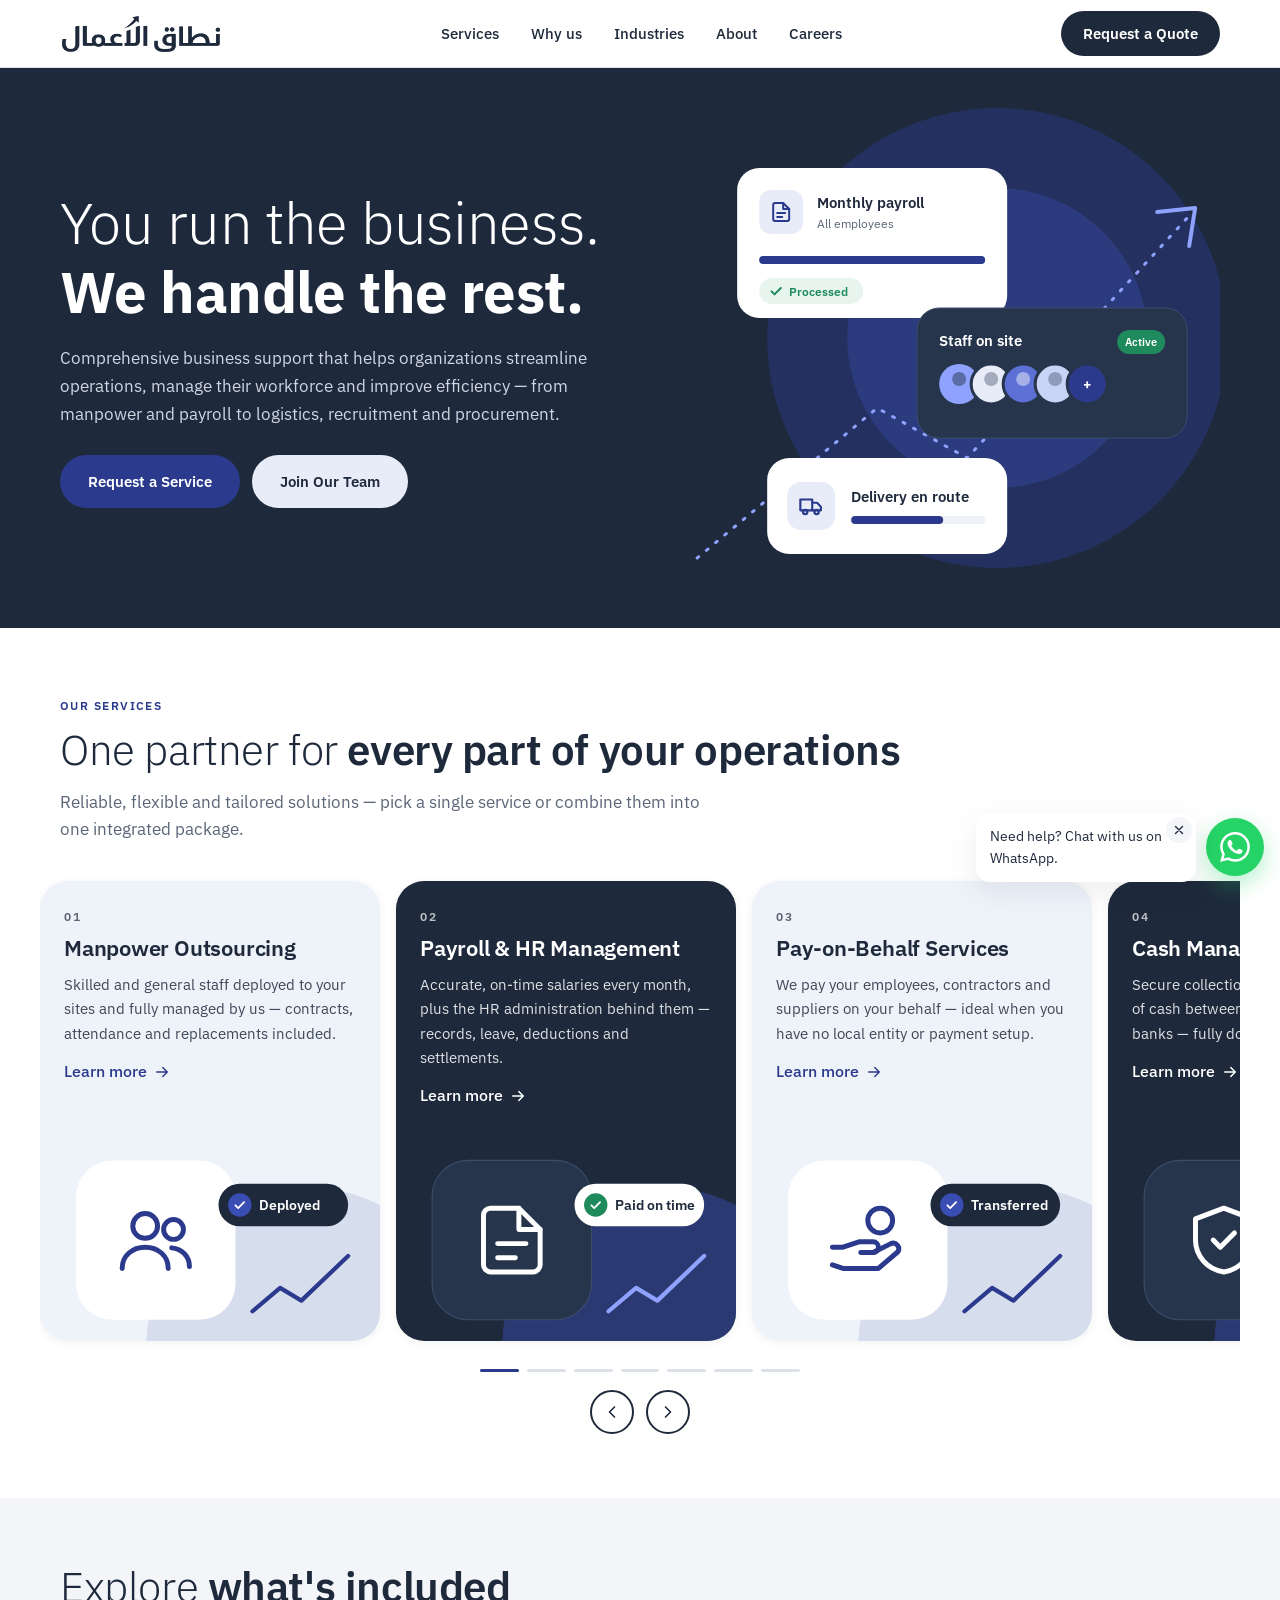
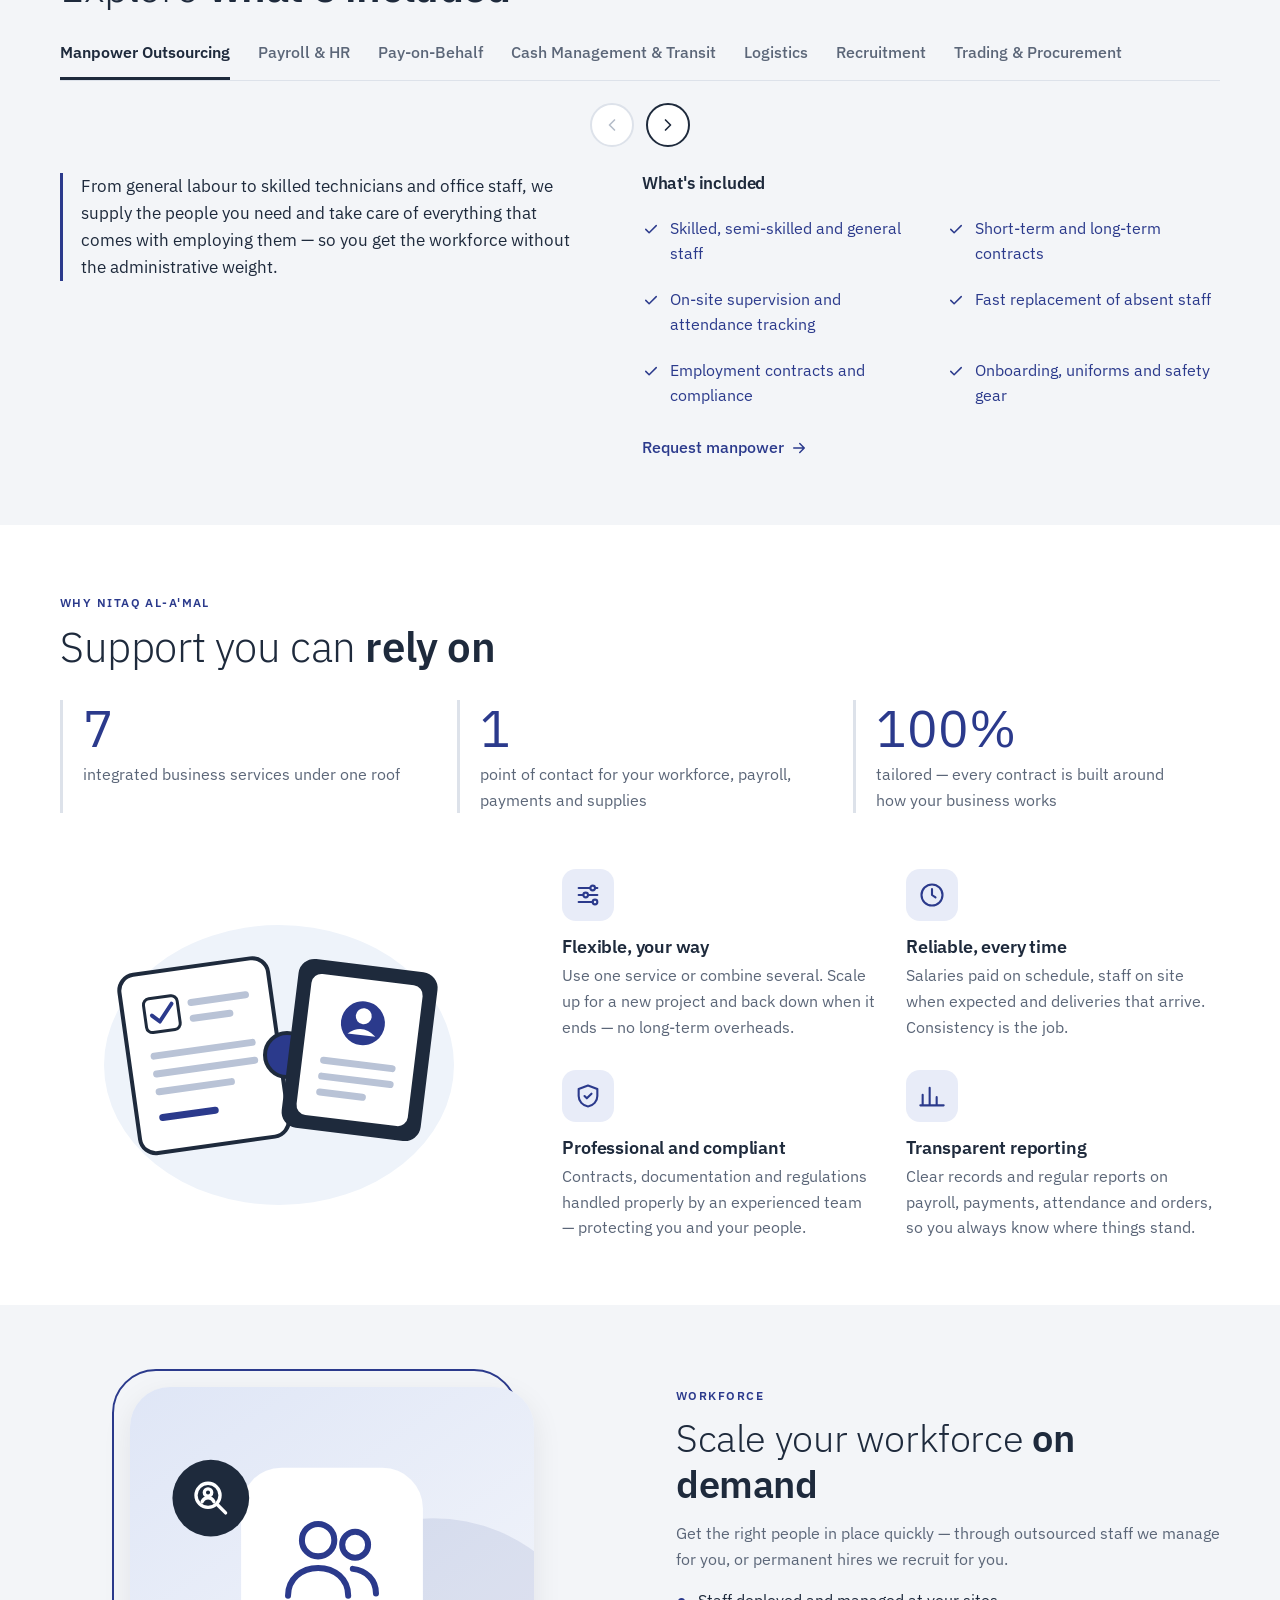
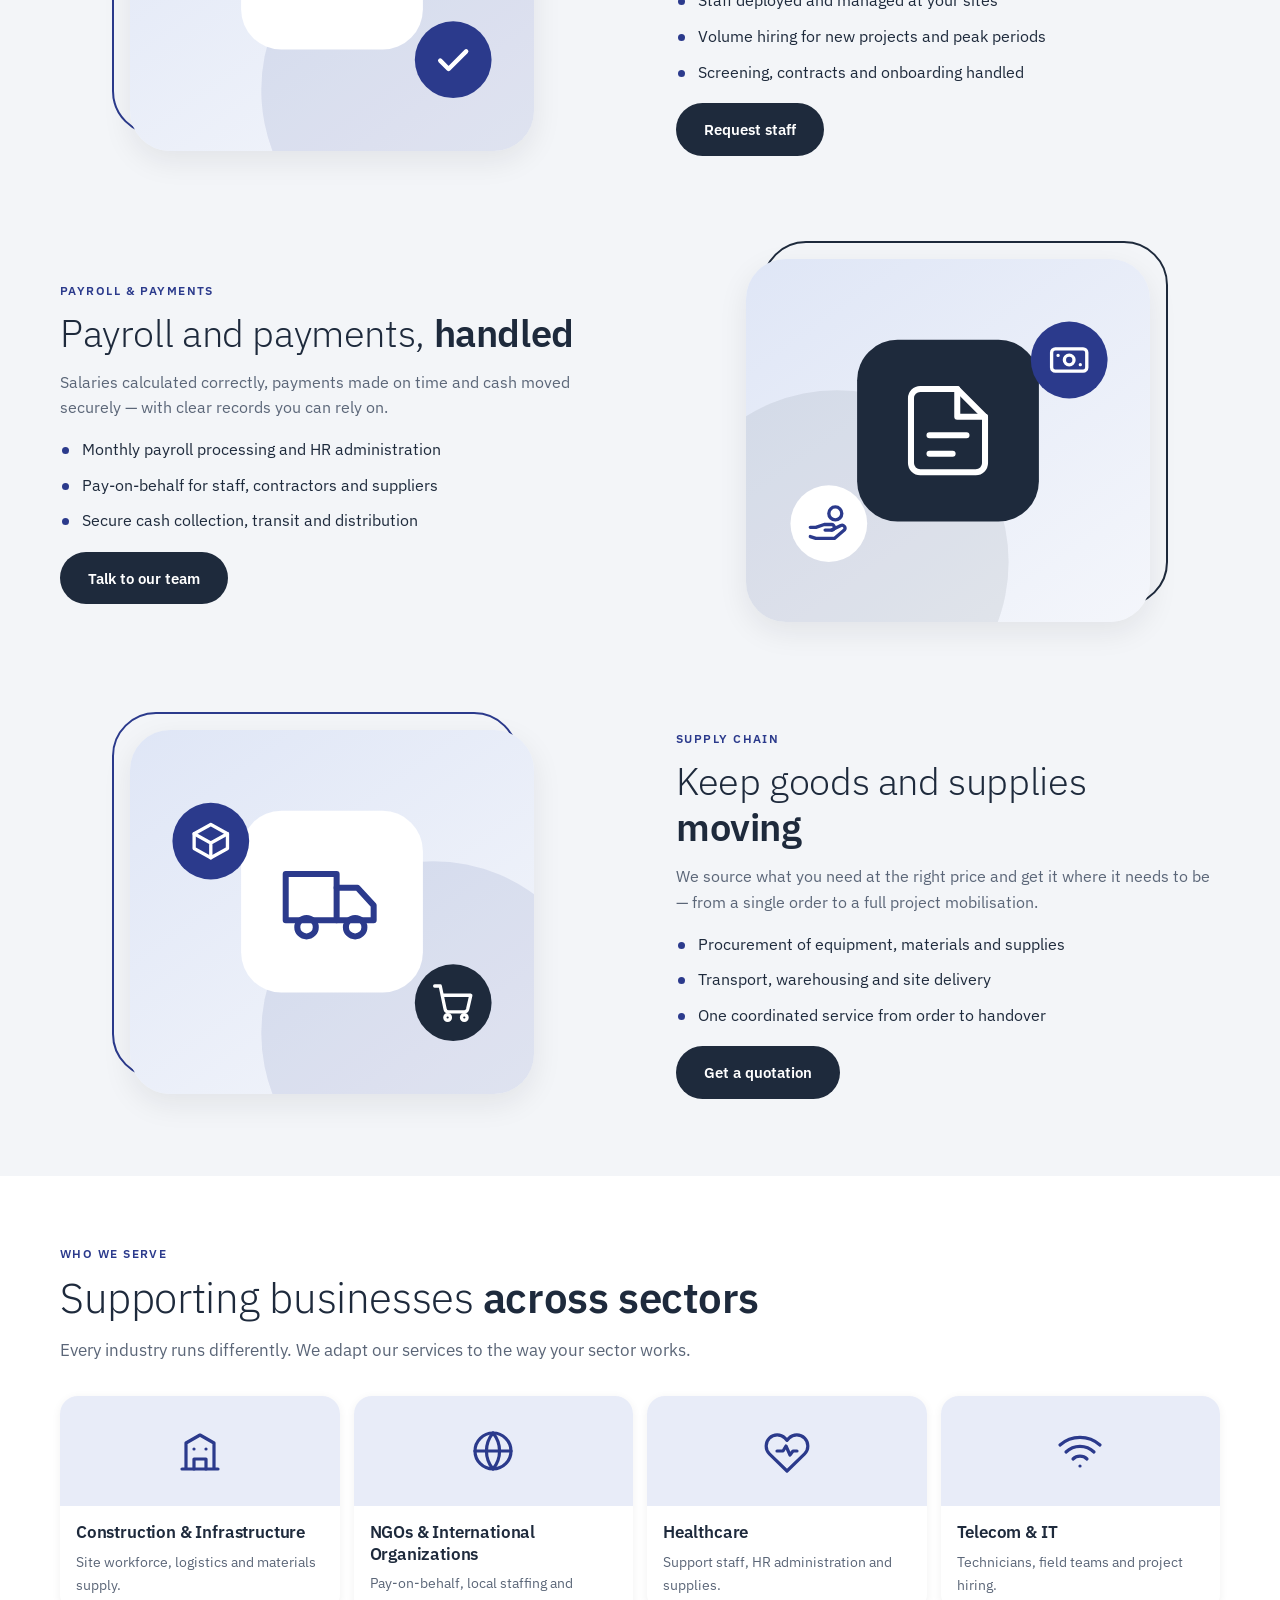
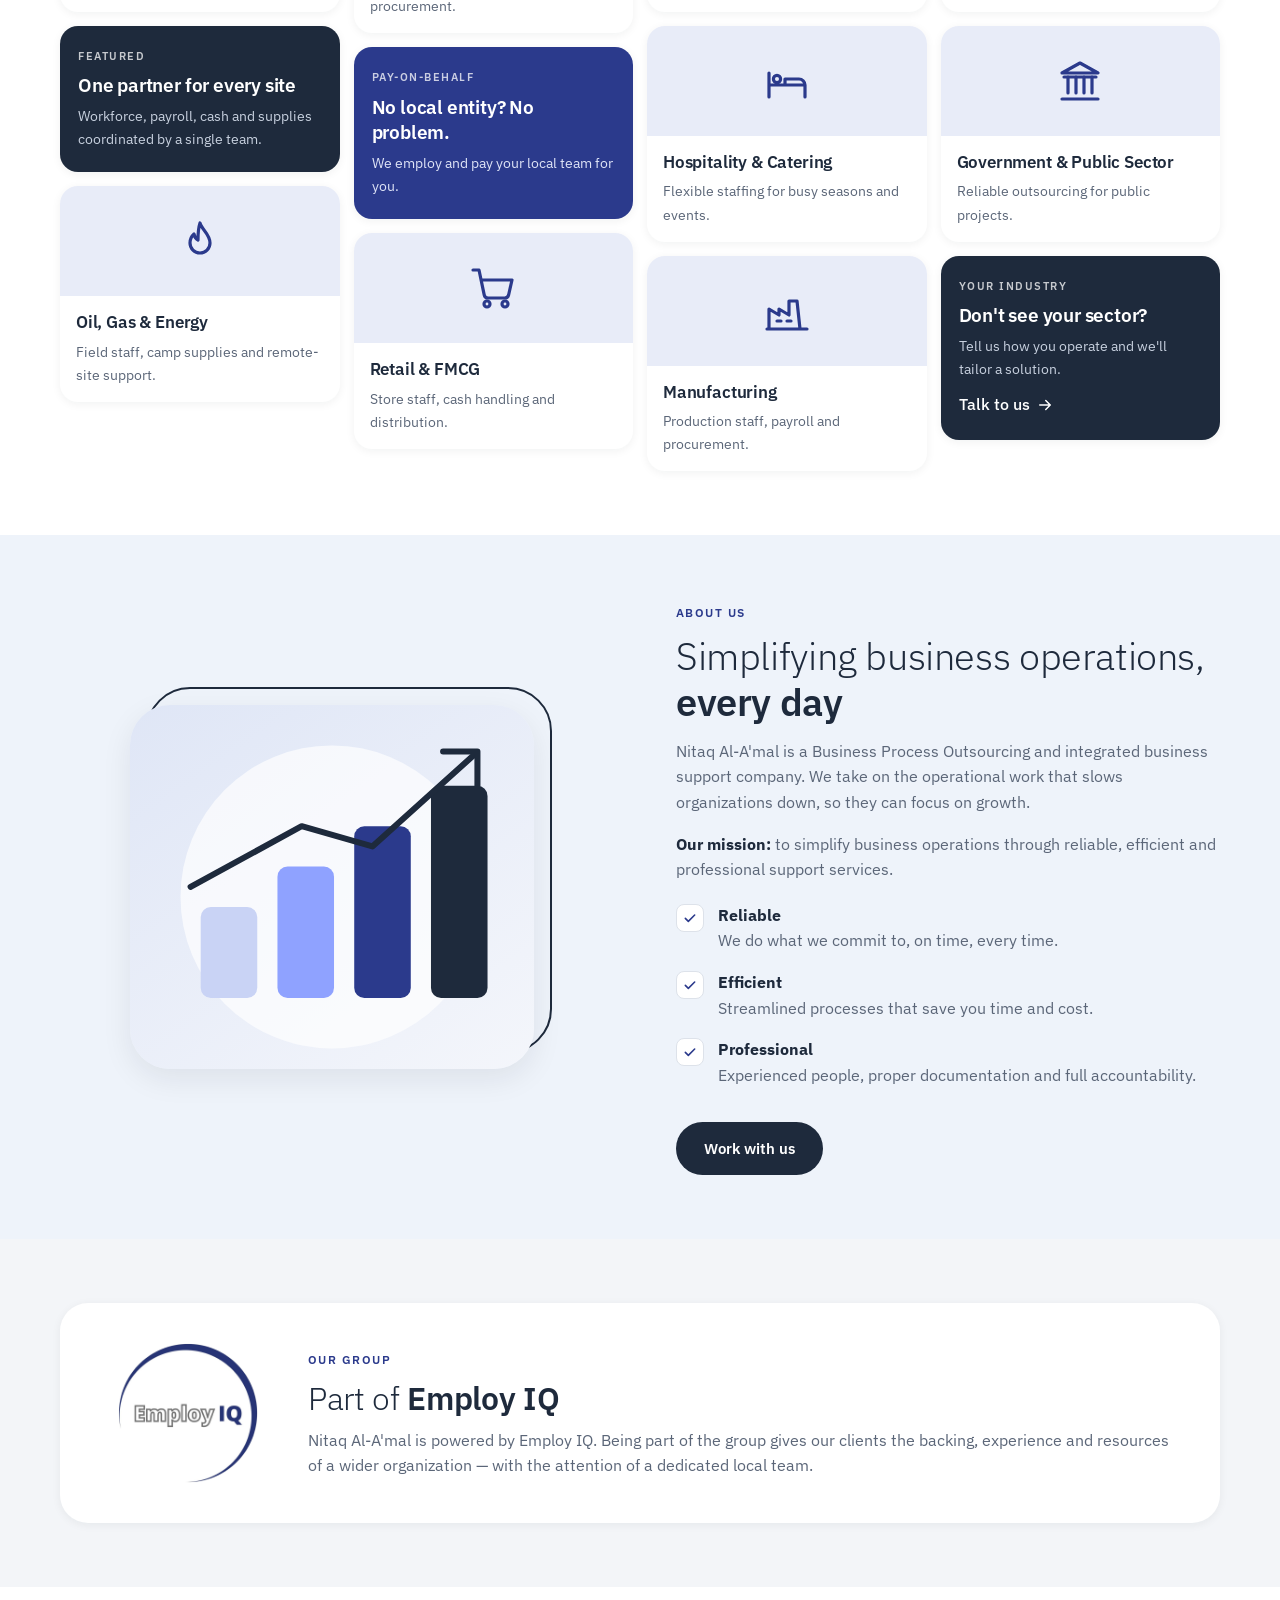
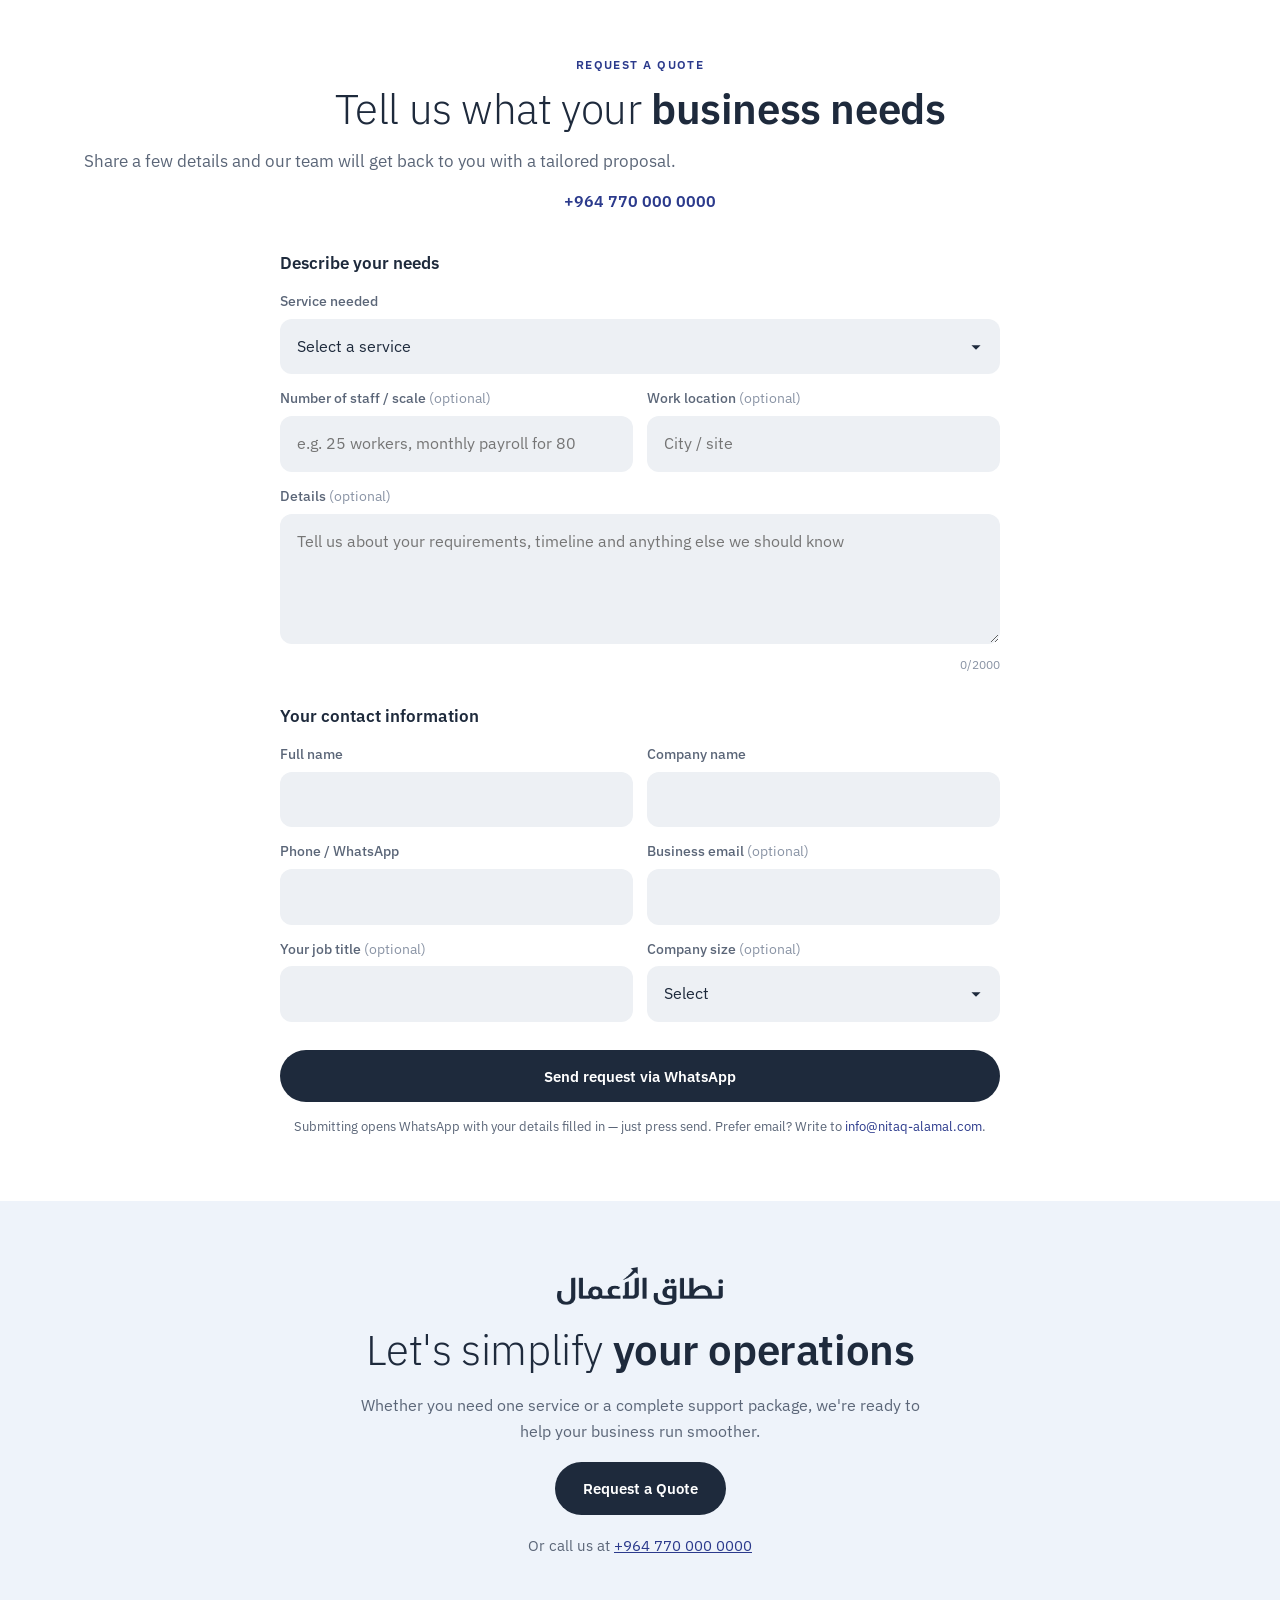
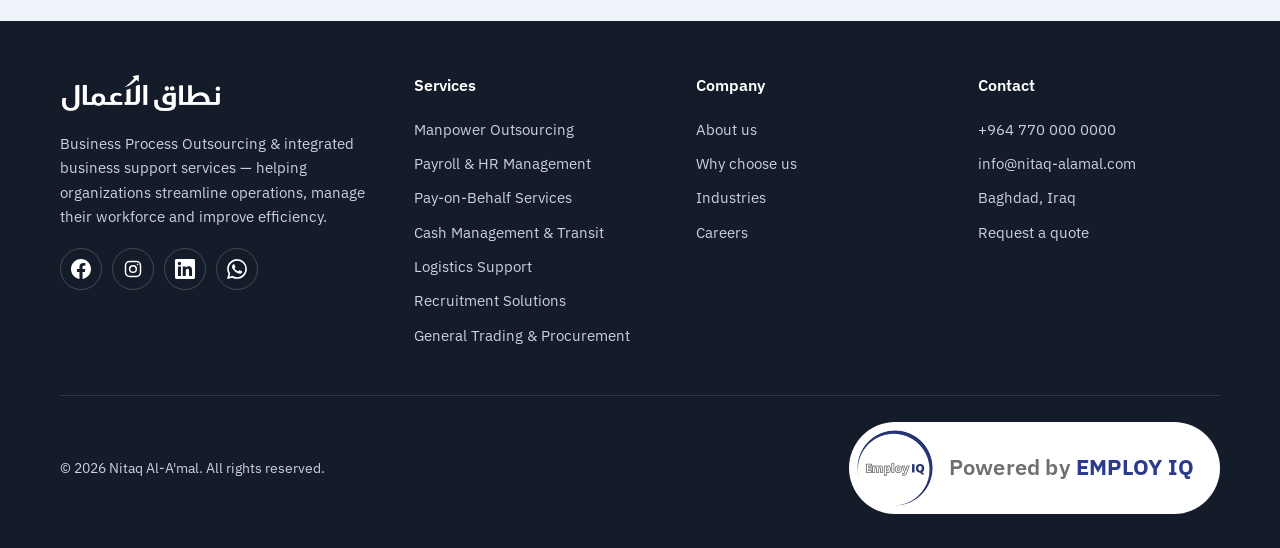
<file: index.html>
<!doctype html>
<html lang="en" class="no-js">
<head>
  <meta charset="utf-8">
  <meta name="viewport" content="width=device-width, initial-scale=1">
  <title>Nitaq Al-A'mal | Business Process Outsourcing &amp; Business Support Services</title>
  <meta name="description" content="Nitaq Al-A'mal provides manpower outsourcing, payroll & HR management, pay-on-behalf, cash management & transit, logistics, recruitment and general trading — one reliable partner for your business operations.">
  <meta name="theme-color" content="#1e2a3c">
  <meta property="og:title" content="Nitaq Al-A'mal — Integrated Business Support Services">
  <meta property="og:description" content="Manpower, payroll, payments, cash transit, logistics, recruitment and procurement — handled by one reliable partner.">
  <meta property="og:image" content="assets/img/nitaq-logo.png">
  <link rel="icon" href="assets/img/favicon.png">
  <link rel="apple-touch-icon" href="assets/img/apple-touch-icon.png">
  <link rel="preconnect" href="https://fonts.googleapis.com">
  <link rel="preconnect" href="https://fonts.gstatic.com" crossorigin>
  <link href="https://fonts.googleapis.com/css2?family=IBM+Plex+Sans:wght@300;400;500;600;700&display=swap" rel="stylesheet">
  <link rel="stylesheet" href="assets/css/style.css">
</head>
<body>
<a class="skip-link" href="#main">Skip to content</a>

<!-- ===== Icon sprite ===== -->
<svg width="0" height="0" style="position:absolute" aria-hidden="true">
  <defs>
    <symbol id="i-arrow" viewBox="0 0 24 24" fill="none" stroke="currentColor" stroke-linecap="round" stroke-linejoin="round"><path d="M5 12h14M13 6l6 6-6 6"/></symbol>
    <symbol id="i-chev-r" viewBox="0 0 24 24" fill="none" stroke="currentColor" stroke-linecap="round" stroke-linejoin="round"><path d="M9 6l6 6-6 6"/></symbol>
    <symbol id="i-chev-l" viewBox="0 0 24 24" fill="none" stroke="currentColor" stroke-linecap="round" stroke-linejoin="round"><path d="M15 6l-6 6 6 6"/></symbol>
    <symbol id="i-chev-d" viewBox="0 0 24 24" fill="none" stroke="currentColor" stroke-linecap="round" stroke-linejoin="round"><path d="M6 9l6 6 6-6"/></symbol>
    <symbol id="i-chev-u" viewBox="0 0 24 24" fill="none" stroke="currentColor" stroke-linecap="round" stroke-linejoin="round"><path d="M6 15l6-6 6 6"/></symbol>
    <symbol id="i-menu" viewBox="0 0 24 24" fill="none" stroke="currentColor" stroke-linecap="round"><path d="M4 7h16M4 12h16M4 17h16"/></symbol>
    <symbol id="i-close" viewBox="0 0 24 24" fill="none" stroke="currentColor" stroke-linecap="round"><path d="M6 6l12 12M18 6L6 18"/></symbol>
    <symbol id="i-check" viewBox="0 0 24 24" fill="none" stroke="currentColor" stroke-linecap="round" stroke-linejoin="round"><path d="M5 12.5l4.5 4.5L19 7.5"/></symbol>
    <symbol id="i-phone" viewBox="0 0 24 24" fill="none" stroke="currentColor" stroke-linecap="round" stroke-linejoin="round"><path d="M22 16.9v3a2 2 0 0 1-2.2 2 19.8 19.8 0 0 1-8.6-3.1 19.5 19.5 0 0 1-6-6A19.8 19.8 0 0 1 2.1 4.2 2 2 0 0 1 4.1 2h3a2 2 0 0 1 2 1.7c.1.9.4 1.8.7 2.7a2 2 0 0 1-.5 2.1L8 9.8a16 16 0 0 0 6 6l1.3-1.3a2 2 0 0 1 2.1-.4c.9.3 1.8.6 2.7.7a2 2 0 0 1 1.7 2z"/></symbol>
    <symbol id="i-mail" viewBox="0 0 24 24" fill="none" stroke="currentColor" stroke-linecap="round" stroke-linejoin="round"><rect x="3" y="5" width="18" height="14" rx="2"/><path d="M3 7l9 6 9-6"/></symbol>
    <symbol id="i-pin" viewBox="0 0 24 24" fill="none" stroke="currentColor" stroke-linecap="round" stroke-linejoin="round"><path d="M12 21s-7-6.2-7-11.5a7 7 0 0 1 14 0C19 14.8 12 21 12 21z"/><circle cx="12" cy="9.5" r="2.5"/></symbol>
    <!-- services -->
    <symbol id="i-users" viewBox="0 0 24 24" fill="none" stroke="currentColor" stroke-linecap="round" stroke-linejoin="round"><circle cx="9" cy="8" r="3.5"/><path d="M2.5 20c0-3.6 2.9-6 6.5-6s6.5 2.4 6.5 6"/><circle cx="17" cy="9" r="2.8"/><path d="M16.5 14.2c2.9.3 5 2.4 5 5.3"/></symbol>
    <symbol id="i-payroll" viewBox="0 0 24 24" fill="none" stroke="currentColor" stroke-linecap="round" stroke-linejoin="round"><path d="M14 3H6a2 2 0 0 0-2 2v14a2 2 0 0 0 2 2h12a2 2 0 0 0 2-2V9z"/><path d="M14 3v6h6"/><path d="M8 13h8M8 17h5"/></symbol>
    <symbol id="i-hand" viewBox="0 0 24 24" fill="none" stroke="currentColor" stroke-linecap="round" stroke-linejoin="round"><circle cx="15.5" cy="6.5" r="3.5"/><path d="M2 14h3l4.5-1.5h4a1.5 1.5 0 0 1 0 3H10"/><path d="M13.5 15.5l5-2.5a1.6 1.6 0 0 1 2 2.3L15 20H5l-3-1"/></symbol>
    <symbol id="i-shield" viewBox="0 0 24 24" fill="none" stroke="currentColor" stroke-linecap="round" stroke-linejoin="round"><path d="M12 3l8 3v6c0 4.5-3.4 8.3-8 9-4.6-.7-8-4.5-8-9V6z"/><path d="M9 12l2 2 4-4"/></symbol>
    <symbol id="i-cash" viewBox="0 0 24 24" fill="none" stroke="currentColor" stroke-linecap="round" stroke-linejoin="round"><rect x="2.5" y="6" width="19" height="12" rx="2"/><circle cx="12" cy="12" r="2.6"/><path d="M6 9.5v.01M18 14.5v.01"/></symbol>
    <symbol id="i-truck" viewBox="0 0 24 24" fill="none" stroke="currentColor" stroke-linecap="round" stroke-linejoin="round"><path d="M2 6h11v10H2z"/><path d="M13 9h4.5l3.5 3.8V16h-8"/><circle cx="6.5" cy="17.5" r="2"/><circle cx="17" cy="17.5" r="2"/></symbol>
    <symbol id="i-search-user" viewBox="0 0 24 24" fill="none" stroke="currentColor" stroke-linecap="round" stroke-linejoin="round"><circle cx="10.5" cy="10.5" r="6.5"/><path d="M20 20l-4.8-4.8"/><circle cx="10.5" cy="9" r="2"/><path d="M7.3 14c.7-1.5 1.8-2.2 3.2-2.2s2.5.7 3.2 2.2"/></symbol>
    <symbol id="i-box" viewBox="0 0 24 24" fill="none" stroke="currentColor" stroke-linecap="round" stroke-linejoin="round"><path d="M21 8l-9-5-9 5v8l9 5 9-5z"/><path d="M3 8l9 5 9-5M12 13v8"/></symbol>
    <!-- features -->
    <symbol id="i-bulb" viewBox="0 0 24 24" fill="none" stroke="currentColor" stroke-linecap="round" stroke-linejoin="round"><path d="M9 18h6M10 21h4"/><path d="M12 3a6 6 0 0 0-3.5 10.9c.6.5 1 1.2 1 2V16h5v-.1c0-.8.4-1.5 1-2A6 6 0 0 0 12 3z"/></symbol>
    <symbol id="i-sliders" viewBox="0 0 24 24" fill="none" stroke="currentColor" stroke-linecap="round" stroke-linejoin="round"><path d="M4 6h10M18 6h2M4 12h4M12 12h8M4 18h12"/><circle cx="16" cy="6" r="2"/><circle cx="10" cy="12" r="2"/><circle cx="18" cy="18" r="2"/></symbol>
    <symbol id="i-clock" viewBox="0 0 24 24" fill="none" stroke="currentColor" stroke-linecap="round" stroke-linejoin="round"><circle cx="12" cy="12" r="9"/><path d="M12 7v5l3 2"/></symbol>
    <symbol id="i-chart" viewBox="0 0 24 24" fill="none" stroke="currentColor" stroke-linecap="round" stroke-linejoin="round"><path d="M4 20V11M10 20V5M16 20v-7M22 20H2"/></symbol>
    <symbol id="i-trend" viewBox="0 0 24 24" fill="none" stroke="currentColor" stroke-linecap="round" stroke-linejoin="round"><path d="M3 17l6-6 4 4 8-8"/><path d="M15 7h6v6"/></symbol>
    <!-- industries -->
    <symbol id="i-building" viewBox="0 0 24 24" fill="none" stroke="currentColor" stroke-linecap="round" stroke-linejoin="round"><path d="M3 21h18M5 21V8l7-4 7 4v13"/><path d="M9 21v-5h6v5M9 11h.01M15 11h.01"/></symbol>
    <symbol id="i-flame" viewBox="0 0 24 24" fill="none" stroke="currentColor" stroke-linecap="round" stroke-linejoin="round"><path d="M12 3c1 3.5 5 5.5 5 10a5 5 0 0 1-10 0c0-2.2 1-3.6 2-4.5.3 1.6 1 2.5 2 3 0-3 0-5.5 1-8.5z"/></symbol>
    <symbol id="i-cart" viewBox="0 0 24 24" fill="none" stroke="currentColor" stroke-linecap="round" stroke-linejoin="round"><circle cx="9" cy="20" r="1.5"/><circle cx="18" cy="20" r="1.5"/><path d="M2 3h3l2.6 12.4a2 2 0 0 0 2 1.6h8.2a2 2 0 0 0 2-1.5L21.5 8H6"/></symbol>
    <symbol id="i-heart" viewBox="0 0 24 24" fill="none" stroke="currentColor" stroke-linecap="round" stroke-linejoin="round"><path d="M20.8 5.6a5.5 5.5 0 0 0-7.8 0L12 6.7l-1-1.1a5.5 5.5 0 0 0-7.8 7.8L12 22l8.8-8.6a5.5 5.5 0 0 0 0-7.8z"/><path d="M7 12h3l1.5-2.5 2 4.5 1.5-2h2"/></symbol>
    <symbol id="i-hotel" viewBox="0 0 24 24" fill="none" stroke="currentColor" stroke-linecap="round" stroke-linejoin="round"><path d="M3 20V8M3 14h18v6M21 14a3 3 0 0 0-3-3h-7v3"/><circle cx="7" cy="11" r="1.8"/></symbol>
    <symbol id="i-factory" viewBox="0 0 24 24" fill="none" stroke="currentColor" stroke-linecap="round" stroke-linejoin="round"><path d="M2 21h20M3 21V11l5 3v-3l5 3V7h4l1.5 14"/><path d="M7 17h2M12 17h2"/></symbol>
    <symbol id="i-wifi" viewBox="0 0 24 24" fill="none" stroke="currentColor" stroke-linecap="round" stroke-linejoin="round"><path d="M5 12.5a10 10 0 0 1 14 0M8.5 16a5 5 0 0 1 7 0M2 9a15 15 0 0 1 20 0"/><path d="M12 19.5h.01"/></symbol>
    <symbol id="i-globe" viewBox="0 0 24 24" fill="none" stroke="currentColor" stroke-linecap="round" stroke-linejoin="round"><circle cx="12" cy="12" r="9"/><path d="M3 12h18M12 3a14 14 0 0 1 0 18M12 3a14 14 0 0 0 0 18"/></symbol>
    <symbol id="i-landmark" viewBox="0 0 24 24" fill="none" stroke="currentColor" stroke-linecap="round" stroke-linejoin="round"><path d="M3 21h18M4 10h16M12 3l9 5H3z"/><path d="M6 10v8M10 10v8M14 10v8M18 10v8"/></symbol>
    <!-- social -->
    <symbol id="i-whatsapp" viewBox="0 0 24 24" fill="currentColor"><path d="M17.47 14.38c-.3-.15-1.76-.87-2.03-.97-.27-.1-.47-.15-.67.15-.2.3-.77.97-.94 1.16-.17.2-.35.22-.64.08-.3-.15-1.26-.46-2.39-1.48-.88-.79-1.48-1.76-1.65-2.06-.17-.3-.02-.46.13-.6.13-.14.3-.35.45-.52.15-.17.2-.3.3-.5.1-.2.05-.37-.03-.52-.07-.15-.67-1.61-.92-2.2-.24-.58-.49-.5-.67-.51h-.57c-.2 0-.52.07-.8.37-.27.3-1.04 1.02-1.04 2.48 0 1.46 1.07 2.88 1.21 3.07.15.2 2.1 3.2 5.08 4.49.71.3 1.26.49 1.7.63.71.22 1.36.19 1.87.12.57-.09 1.76-.72 2-1.41.25-.7.25-1.29.17-1.41-.07-.13-.27-.2-.57-.35m-5.42 7.4h-.01a9.87 9.87 0 0 1-5.03-1.38l-.36-.21-3.74.98 1-3.65-.24-.37a9.86 9.86 0 0 1-1.51-5.26c0-5.45 4.44-9.88 9.89-9.88 2.64 0 5.12 1.03 6.99 2.9a9.83 9.83 0 0 1 2.89 6.99c0 5.45-4.44 9.88-9.88 9.88m8.41-18.3A11.82 11.82 0 0 0 12.05 0C5.5 0 .16 5.34.16 11.89c0 2.1.55 4.14 1.59 5.95L.06 24l6.3-1.65a11.88 11.88 0 0 0 5.68 1.45h.01c6.55 0 11.89-5.34 11.89-11.89a11.82 11.82 0 0 0-3.48-8.41z"/></symbol>
    <symbol id="i-facebook" viewBox="0 0 24 24" fill="currentColor"><path d="M24 12.07C24 5.4 18.63 0 12 0S0 5.4 0 12.07C0 18.1 4.39 23.1 10.13 24v-8.44H7.08v-3.49h3.05V9.41c0-3.02 1.79-4.7 4.53-4.7 1.31 0 2.69.24 2.69.24v2.97h-1.52c-1.49 0-1.96.93-1.96 1.89v2.26h3.33l-.53 3.49h-2.8V24C19.61 23.1 24 18.1 24 12.07z"/></symbol>
    <symbol id="i-linkedin" viewBox="0 0 24 24" fill="currentColor"><path d="M20.45 20.45h-3.56v-5.57c0-1.33-.02-3.04-1.85-3.04-1.85 0-2.14 1.45-2.14 2.94v5.67H9.35V9h3.41v1.56h.05c.48-.9 1.64-1.85 3.37-1.85 3.6 0 4.27 2.37 4.27 5.46v6.28zM5.34 7.43a2.06 2.06 0 1 1 0-4.13 2.06 2.06 0 0 1 0 4.13zM7.12 20.45H3.56V9h3.56v11.45zM22.22 0H1.77C.79 0 0 .77 0 1.73v20.54C0 23.23.79 24 1.77 24h20.45c.98 0 1.78-.77 1.78-1.73V1.73C24 .77 23.2 0 22.22 0z"/></symbol>
    <symbol id="i-instagram" viewBox="0 0 24 24" fill="none" stroke="currentColor" stroke-linecap="round" stroke-linejoin="round"><rect x="3" y="3" width="18" height="18" rx="5"/><circle cx="12" cy="12" r="4"/><path d="M17.5 6.5h.01"/></symbol>
  </defs>
</svg>

<!-- ===== Header ===== -->
<header class="site-header">
  <div class="container">
    <a class="brand" href="index.html" aria-label="Nitaq Al-A'mal — home">
      <img src="assets/img/nitaq-logo.png" alt="Nitaq Al-A'mal" width="1061" height="262">
    </a>
    <nav class="nav-desktop" aria-label="Main">
      <a href="#services">Services</a>
      <a href="#why">Why us</a>
      <a href="#industries">Industries</a>
      <a href="#about">About</a>
      <a href="careers.html">Careers</a>
    </nav>
    <div class="header-actions">
      <a class="btn btn--dark header-cta" href="#contact">Request a Quote</a>
      <button class="icon-btn menu-toggle" aria-expanded="false" aria-controls="mobile-menu" aria-label="Menu">
        <svg class="i-open" stroke-width="1.8"><use href="#i-menu"/></svg>
        <svg class="i-close" stroke-width="1.8" hidden><use href="#i-close"/></svg>
      </button>
    </div>
  </div>
</header>

<div class="mobile-menu" id="mobile-menu">
  <div class="menu-panel menu-panel--main">
    <ul class="menu-list">
      <li><button type="button" data-sub-open>Services <svg stroke-width="2"><use href="#i-chev-r"/></svg></button></li>
      <li><a href="#why">Why us <svg stroke-width="2"><use href="#i-chev-r"/></svg></a></li>
      <li><a href="#industries">Industries <svg stroke-width="2"><use href="#i-chev-r"/></svg></a></li>
      <li><a href="#about">About us <svg stroke-width="2"><use href="#i-chev-r"/></svg></a></li>
      <li><a href="careers.html">Careers <svg stroke-width="2"><use href="#i-chev-r"/></svg></a></li>
      <li><a href="#contact">Contact <svg stroke-width="2"><use href="#i-chev-r"/></svg></a></li>
    </ul>
    <a class="btn btn--outline btn--block" href="#contact">Request a Quote</a>
  </div>
  <div class="menu-panel menu-panel--sub">
    <button type="button" class="menu-back" data-sub-close><svg stroke-width="2"><use href="#i-chev-l"/></svg> Our Services</button>
    <ul class="menu-list">
      <li><a href="#explore" data-open-tab="manpower">Manpower Outsourcing <svg stroke-width="2"><use href="#i-chev-r"/></svg></a></li>
      <li><a href="#explore" data-open-tab="payroll">Payroll &amp; HR Management <svg stroke-width="2"><use href="#i-chev-r"/></svg></a></li>
      <li><a href="#explore" data-open-tab="pob">Pay-on-Behalf Services <svg stroke-width="2"><use href="#i-chev-r"/></svg></a></li>
      <li><a href="#explore" data-open-tab="cash">Cash Management &amp; Transit <svg stroke-width="2"><use href="#i-chev-r"/></svg></a></li>
      <li><a href="#explore" data-open-tab="logistics">Logistics Support <svg stroke-width="2"><use href="#i-chev-r"/></svg></a></li>
      <li><a href="#explore" data-open-tab="recruitment">Recruitment Solutions <svg stroke-width="2"><use href="#i-chev-r"/></svg></a></li>
      <li><a href="#explore" data-open-tab="trading">General Trading &amp; Procurement <svg stroke-width="2"><use href="#i-chev-r"/></svg></a></li>
    </ul>
  </div>
</div>

<main id="main">

  <!-- ===== Hero ===== -->
  <section class="hero">
    <div class="container">
      <div class="hero__art" aria-hidden="true">
        <svg viewBox="0 0 560 480" preserveAspectRatio="xMidYMid slice">
          <circle cx="330" cy="230" r="230" fill="#2b3a8c" opacity=".45"/>
          <circle cx="330" cy="230" r="150" fill="#3a4db3" opacity=".35"/>
          <path d="M30 450 L210 300 L300 350 L520 110" fill="none" stroke="#8fa2ff" stroke-width="3" stroke-dasharray="2 10" stroke-linecap="round"/>
          <path d="M490 104 L528 100 L522 138" fill="none" stroke="#8fa2ff" stroke-width="4" stroke-linecap="round" stroke-linejoin="round"/>
          <!-- payroll card -->
          <g transform="translate(70 60)">
            <rect width="270" height="150" rx="22" fill="#fff"/>
            <rect x="22" y="22" width="44" height="44" rx="12" fill="#e8ecf8"/>
            <use href="#i-payroll" x="32" y="32" width="24" height="24" color="#2b3a8c" stroke-width="2"/>
            <text x="80" y="40" font-family="IBM Plex Sans, sans-serif" font-size="15" font-weight="600" fill="#1e2a3c">Monthly payroll</text>
            <text x="80" y="60" font-family="IBM Plex Sans, sans-serif" font-size="12" fill="#5b6678">All employees</text>
            <rect x="22" y="88" width="226" height="8" rx="4" fill="#edf0f4"/>
            <rect x="22" y="88" width="226" height="8" rx="4" fill="#2b3a8c"/>
            <rect x="22" y="110" width="104" height="26" rx="13" fill="#e7f5ee"/>
            <use href="#i-check" x="31" y="115" width="16" height="16" color="#1f8a5b" stroke-width="3"/>
            <text x="52" y="128" font-family="IBM Plex Sans, sans-serif" font-size="12" font-weight="600" fill="#1f8a5b">Processed</text>
          </g>
          <!-- workforce card -->
          <g transform="translate(250 200)">
            <rect width="270" height="130" rx="22" fill="#26354c" stroke="#3b4d6b"/>
            <text x="22" y="38" font-family="IBM Plex Sans, sans-serif" font-size="15" font-weight="600" fill="#fff">Staff on site</text>
            <g transform="translate(22 56)">
              <circle cx="20" cy="20" r="20" fill="#8fa2ff"/><circle cx="20" cy="15" r="7" fill="#26354c" opacity=".5"/>
              <circle cx="52" cy="20" r="20" fill="#e8ecf8" stroke="#26354c" stroke-width="3"/><circle cx="52" cy="15" r="7" fill="#26354c" opacity=".35"/>
              <circle cx="84" cy="20" r="20" fill="#5c70d6" stroke="#26354c" stroke-width="3"/><circle cx="84" cy="15" r="7" fill="#fff" opacity=".45"/>
              <circle cx="116" cy="20" r="20" fill="#c9d3f5" stroke="#26354c" stroke-width="3"/><circle cx="116" cy="15" r="7" fill="#26354c" opacity=".35"/>
              <circle cx="148" cy="20" r="20" fill="#2b3a8c" stroke="#26354c" stroke-width="3"/>
              <text x="148" y="25" text-anchor="middle" font-family="IBM Plex Sans, sans-serif" font-size="14" font-weight="700" fill="#fff">+</text>
            </g>
            <rect x="200" y="22" width="48" height="24" rx="12" fill="#1f8a5b"/>
            <text x="224" y="38" text-anchor="middle" font-family="IBM Plex Sans, sans-serif" font-size="11" font-weight="600" fill="#fff">Active</text>
          </g>
          <!-- logistics card -->
          <g transform="translate(100 350)">
            <rect width="240" height="96" rx="22" fill="#fff"/>
            <rect x="20" y="24" width="48" height="48" rx="14" fill="#e8ecf8"/>
            <use href="#i-truck" x="31" y="35" width="26" height="26" color="#2b3a8c" stroke-width="2"/>
            <text x="84" y="44" font-family="IBM Plex Sans, sans-serif" font-size="15" font-weight="600" fill="#1e2a3c">Delivery en route</text>
            <rect x="84" y="58" width="134" height="8" rx="4" fill="#edf0f4"/>
            <rect x="84" y="58" width="92" height="8" rx="4" fill="#2b3a8c"/>
          </g>
        </svg>
      </div>
      <div class="hero__content">
        <h1>You run the business. <strong>We handle the rest.</strong></h1>
        <p>Comprehensive business support that helps organizations streamline operations, manage their workforce and improve efficiency — from manpower and payroll to logistics, recruitment and procurement.</p>
        <div class="hero__actions">
          <a class="btn btn--primary" href="#contact">Request a Service</a>
          <a class="btn btn--light" href="careers.html">Join Our Team</a>
        </div>
      </div>
    </div>
  </section>

  <!-- ===== Services carousel ===== -->
  <section class="section" id="services">
    <div class="container">
      <span class="eyebrow">Our services</span>
      <h2 class="section-title">One partner for <strong>every part of your operations</strong></h2>
      <p class="section-lead">Reliable, flexible and tailored solutions — pick a single service or combine them into one integrated package.</p>

      <div class="carousel" data-carousel style="margin-top:32px">
        <div class="carousel__track">

          <article class="svc-card">
            <div class="svc-card__body">
              <span class="svc-card__num">01</span>
              <h3>Manpower Outsourcing</h3>
              <p>Skilled and general staff deployed to your sites and fully managed by us — contracts, attendance and replacements included.</p>
              <a class="link-arrow" href="#explore" data-open-tab="manpower">Learn more <svg stroke-width="2"><use href="#i-arrow"/></svg></a>
            </div>
            <div class="svc-card__art" aria-hidden="true">
              <svg viewBox="0 0 320 210" preserveAspectRatio="xMidYMax slice">
                <circle cx="250" cy="215" r="150" fill="#2b3a8c" opacity=".12"/>
                <rect x="34" y="40" width="150" height="150" rx="34" fill="#fff"/>
                <use href="#i-users" x="69" y="75" width="80" height="80" color="#2b3a8c" stroke-width="1.4"/>
                <g transform="translate(168 62)"><rect width="122" height="40" rx="20" fill="#1e2a3c"/><circle cx="20" cy="20" r="11" fill="#3a4db3"/><use href="#i-check" x="13" y="13" width="14" height="14" color="#fff" stroke-width="3"/><text x="38" y="25" font-family="IBM Plex Sans, sans-serif" font-size="13" font-weight="600" fill="#fff">Deployed</text></g>
                <path d="M200 182 l26 -22 l20 12 l44 -42" fill="none" stroke="#2b3a8c" stroke-width="4" stroke-linecap="round" stroke-linejoin="round"/>
              </svg>
            </div>
          </article>

          <article class="svc-card svc-card--dark">
            <div class="svc-card__body">
              <span class="svc-card__num">02</span>
              <h3>Payroll &amp; HR Management</h3>
              <p>Accurate, on-time salaries every month, plus the HR administration behind them — records, leave, deductions and settlements.</p>
              <a class="link-arrow" href="#explore" data-open-tab="payroll">Learn more <svg stroke-width="2"><use href="#i-arrow"/></svg></a>
            </div>
            <div class="svc-card__art" aria-hidden="true">
              <svg viewBox="0 0 320 210" preserveAspectRatio="xMidYMax slice">
                <circle cx="250" cy="215" r="150" fill="#3a4db3" opacity=".45"/>
                <rect x="34" y="40" width="150" height="150" rx="34" fill="#26354c" stroke="#3b4d6b"/>
                <use href="#i-payroll" x="69" y="75" width="80" height="80" color="#fff" stroke-width="1.4"/>
                <g transform="translate(168 62)"><rect width="122" height="40" rx="20" fill="#fff"/><circle cx="20" cy="20" r="11" fill="#1f8a5b"/><use href="#i-check" x="13" y="13" width="14" height="14" color="#fff" stroke-width="3"/><text x="38" y="25" font-family="IBM Plex Sans, sans-serif" font-size="13" font-weight="600" fill="#1e2a3c">Paid on time</text></g>
                <path d="M200 182 l26 -22 l20 12 l44 -42" fill="none" stroke="#8fa2ff" stroke-width="4" stroke-linecap="round" stroke-linejoin="round"/>
              </svg>
            </div>
          </article>

          <article class="svc-card">
            <div class="svc-card__body">
              <span class="svc-card__num">03</span>
              <h3>Pay-on-Behalf Services</h3>
              <p>We pay your employees, contractors and suppliers on your behalf — ideal when you have no local entity or payment setup.</p>
              <a class="link-arrow" href="#explore" data-open-tab="pob">Learn more <svg stroke-width="2"><use href="#i-arrow"/></svg></a>
            </div>
            <div class="svc-card__art" aria-hidden="true">
              <svg viewBox="0 0 320 210" preserveAspectRatio="xMidYMax slice">
                <circle cx="250" cy="215" r="150" fill="#2b3a8c" opacity=".12"/>
                <rect x="34" y="40" width="150" height="150" rx="34" fill="#fff"/>
                <use href="#i-hand" x="69" y="75" width="80" height="80" color="#2b3a8c" stroke-width="1.4"/>
                <g transform="translate(168 62)"><rect width="122" height="40" rx="20" fill="#1e2a3c"/><circle cx="20" cy="20" r="11" fill="#3a4db3"/><use href="#i-check" x="13" y="13" width="14" height="14" color="#fff" stroke-width="3"/><text x="38" y="25" font-family="IBM Plex Sans, sans-serif" font-size="13" font-weight="600" fill="#fff">Transferred</text></g>
                <path d="M200 182 l26 -22 l20 12 l44 -42" fill="none" stroke="#2b3a8c" stroke-width="4" stroke-linecap="round" stroke-linejoin="round"/>
              </svg>
            </div>
          </article>

          <article class="svc-card svc-card--dark">
            <div class="svc-card__body">
              <span class="svc-card__num">04</span>
              <h3>Cash Management &amp; Transit</h3>
              <p>Secure collection, counting and movement of cash between your sites, branches and banks — fully documented.</p>
              <a class="link-arrow" href="#explore" data-open-tab="cash">Learn more <svg stroke-width="2"><use href="#i-arrow"/></svg></a>
            </div>
            <div class="svc-card__art" aria-hidden="true">
              <svg viewBox="0 0 320 210" preserveAspectRatio="xMidYMax slice">
                <circle cx="250" cy="215" r="150" fill="#3a4db3" opacity=".45"/>
                <rect x="34" y="40" width="150" height="150" rx="34" fill="#26354c" stroke="#3b4d6b"/>
                <use href="#i-shield" x="69" y="75" width="80" height="80" color="#fff" stroke-width="1.4"/>
                <g transform="translate(168 62)"><rect width="122" height="40" rx="20" fill="#fff"/><circle cx="20" cy="20" r="11" fill="#1f8a5b"/><use href="#i-check" x="13" y="13" width="14" height="14" color="#fff" stroke-width="3"/><text x="38" y="25" font-family="IBM Plex Sans, sans-serif" font-size="13" font-weight="600" fill="#1e2a3c">Secured</text></g>
                <path d="M200 182 l26 -22 l20 12 l44 -42" fill="none" stroke="#8fa2ff" stroke-width="4" stroke-linecap="round" stroke-linejoin="round"/>
              </svg>
            </div>
          </article>

          <article class="svc-card">
            <div class="svc-card__body">
              <span class="svc-card__num">05</span>
              <h3>Logistics Support</h3>
              <p>Transport, warehousing and site supply that keep your goods, equipment and people moving.</p>
              <a class="link-arrow" href="#explore" data-open-tab="logistics">Learn more <svg stroke-width="2"><use href="#i-arrow"/></svg></a>
            </div>
            <div class="svc-card__art" aria-hidden="true">
              <svg viewBox="0 0 320 210" preserveAspectRatio="xMidYMax slice">
                <circle cx="250" cy="215" r="150" fill="#2b3a8c" opacity=".12"/>
                <rect x="34" y="40" width="150" height="150" rx="34" fill="#fff"/>
                <use href="#i-truck" x="69" y="75" width="80" height="80" color="#2b3a8c" stroke-width="1.4"/>
                <g transform="translate(168 62)"><rect width="122" height="40" rx="20" fill="#1e2a3c"/><circle cx="20" cy="20" r="11" fill="#3a4db3"/><use href="#i-check" x="13" y="13" width="14" height="14" color="#fff" stroke-width="3"/><text x="38" y="25" font-family="IBM Plex Sans, sans-serif" font-size="13" font-weight="600" fill="#fff">Delivered</text></g>
                <path d="M200 182 l26 -22 l20 12 l44 -42" fill="none" stroke="#2b3a8c" stroke-width="4" stroke-linecap="round" stroke-linejoin="round"/>
              </svg>
            </div>
          </article>

          <article class="svc-card svc-card--dark">
            <div class="svc-card__body">
              <span class="svc-card__num">06</span>
              <h3>Recruitment Solutions</h3>
              <p>The right people, found faster — from single specialist hires to large teams for new projects.</p>
              <a class="link-arrow" href="#explore" data-open-tab="recruitment">Learn more <svg stroke-width="2"><use href="#i-arrow"/></svg></a>
            </div>
            <div class="svc-card__art" aria-hidden="true">
              <svg viewBox="0 0 320 210" preserveAspectRatio="xMidYMax slice">
                <circle cx="250" cy="215" r="150" fill="#3a4db3" opacity=".45"/>
                <rect x="34" y="40" width="150" height="150" rx="34" fill="#26354c" stroke="#3b4d6b"/>
                <use href="#i-search-user" x="69" y="75" width="80" height="80" color="#fff" stroke-width="1.4"/>
                <g transform="translate(168 62)"><rect width="122" height="40" rx="20" fill="#fff"/><circle cx="20" cy="20" r="11" fill="#1f8a5b"/><use href="#i-check" x="13" y="13" width="14" height="14" color="#fff" stroke-width="3"/><text x="38" y="25" font-family="IBM Plex Sans, sans-serif" font-size="13" font-weight="600" fill="#1e2a3c">Hired</text></g>
                <path d="M200 182 l26 -22 l20 12 l44 -42" fill="none" stroke="#8fa2ff" stroke-width="4" stroke-linecap="round" stroke-linejoin="round"/>
              </svg>
            </div>
          </article>

          <article class="svc-card">
            <div class="svc-card__body">
              <span class="svc-card__num">07</span>
              <h3>General Trading &amp; Procurement</h3>
              <p>Equipment, materials and supplies sourced at the right price and delivered to your door or site.</p>
              <a class="link-arrow" href="#explore" data-open-tab="trading">Learn more <svg stroke-width="2"><use href="#i-arrow"/></svg></a>
            </div>
            <div class="svc-card__art" aria-hidden="true">
              <svg viewBox="0 0 320 210" preserveAspectRatio="xMidYMax slice">
                <circle cx="250" cy="215" r="150" fill="#2b3a8c" opacity=".12"/>
                <rect x="34" y="40" width="150" height="150" rx="34" fill="#fff"/>
                <use href="#i-box" x="69" y="75" width="80" height="80" color="#2b3a8c" stroke-width="1.4"/>
                <g transform="translate(168 62)"><rect width="122" height="40" rx="20" fill="#1e2a3c"/><circle cx="20" cy="20" r="11" fill="#3a4db3"/><use href="#i-check" x="13" y="13" width="14" height="14" color="#fff" stroke-width="3"/><text x="38" y="25" font-family="IBM Plex Sans, sans-serif" font-size="13" font-weight="600" fill="#fff">Sourced</text></g>
                <path d="M200 182 l26 -22 l20 12 l44 -42" fill="none" stroke="#2b3a8c" stroke-width="4" stroke-linecap="round" stroke-linejoin="round"/>
              </svg>
            </div>
          </article>

        </div>
        <div class="carousel__controls">
          <div class="progress" aria-hidden="true"></div>
          <div class="arrows">
            <button class="arrow" data-prev aria-label="Previous service"><svg stroke-width="2"><use href="#i-chev-l"/></svg></button>
            <button class="arrow" data-next aria-label="Next service"><svg stroke-width="2"><use href="#i-chev-r"/></svg></button>
          </div>
        </div>
      </div>
    </div>
  </section>

  <!-- ===== Explore services (tabs) ===== -->
  <section class="section section--gray" id="explore">
    <div class="container tabs" data-tabs>
      <h2 class="section-title">Explore <strong>what's included</strong></h2>
      <div class="tabs__head">
        <div class="tablist" role="tablist" aria-label="Services">
          <button class="tab" role="tab" id="tab-manpower" aria-controls="panel-manpower">Manpower Outsourcing</button>
          <button class="tab" role="tab" id="tab-payroll" aria-controls="panel-payroll">Payroll &amp; HR</button>
          <button class="tab" role="tab" id="tab-pob" aria-controls="panel-pob">Pay-on-Behalf</button>
          <button class="tab" role="tab" id="tab-cash" aria-controls="panel-cash">Cash Management &amp; Transit</button>
          <button class="tab" role="tab" id="tab-logistics" aria-controls="panel-logistics">Logistics</button>
          <button class="tab" role="tab" id="tab-recruitment" aria-controls="panel-recruitment">Recruitment</button>
          <button class="tab" role="tab" id="tab-trading" aria-controls="panel-trading">Trading &amp; Procurement</button>
        </div>
      </div>
      <div class="arrows">
        <button class="arrow" data-prev aria-label="Previous service"><svg stroke-width="2"><use href="#i-chev-l"/></svg></button>
        <button class="arrow" data-next aria-label="Next service"><svg stroke-width="2"><use href="#i-chev-r"/></svg></button>
      </div>

      <div class="tabpanel" role="tabpanel" id="panel-manpower" aria-labelledby="tab-manpower">
        <p class="tabpanel__intro">From general labour to skilled technicians and office staff, we supply the people you need and take care of everything that comes with employing them — so you get the workforce without the administrative weight.</p>
        <div>
          <h4>What's included</h4>
          <ul class="link-list link-list--cols">
            <li><svg stroke-width="2"><use href="#i-check"/></svg>Skilled, semi-skilled and general staff</li>
            <li><svg stroke-width="2"><use href="#i-check"/></svg>Short-term and long-term contracts</li>
            <li><svg stroke-width="2"><use href="#i-check"/></svg>On-site supervision and attendance tracking</li>
            <li><svg stroke-width="2"><use href="#i-check"/></svg>Fast replacement of absent staff</li>
            <li><svg stroke-width="2"><use href="#i-check"/></svg>Employment contracts and compliance</li>
            <li><svg stroke-width="2"><use href="#i-check"/></svg>Onboarding, uniforms and safety gear</li>
          </ul>
          <p style="margin-top:18px"><a class="link-arrow" href="#contact" data-service="Manpower Outsourcing">Request manpower <svg stroke-width="2"><use href="#i-arrow"/></svg></a></p>
        </div>
      </div>

      <div class="tabpanel" role="tabpanel" id="panel-payroll" aria-labelledby="tab-payroll" hidden>
        <p class="tabpanel__intro">We run your payroll end to end and manage the HR administration around it, so your people are paid correctly and on time — every month, without the spreadsheets.</p>
        <div>
          <h4>What's included</h4>
          <ul class="link-list link-list--cols">
            <li><svg stroke-width="2"><use href="#i-check"/></svg>Monthly salary processing and payslips</li>
            <li><svg stroke-width="2"><use href="#i-check"/></svg>Attendance, leave and overtime calculations</li>
            <li><svg stroke-width="2"><use href="#i-check"/></svg>Employee records and contract management</li>
            <li><svg stroke-width="2"><use href="#i-check"/></svg>Statutory deductions and social security</li>
            <li><svg stroke-width="2"><use href="#i-check"/></svg>End-of-service and final settlements</li>
            <li><svg stroke-width="2"><use href="#i-check"/></svg>Clear monthly payroll reports</li>
          </ul>
          <p style="margin-top:18px"><a class="link-arrow" href="#contact" data-service="Payroll & HR Management">Talk to us about payroll <svg stroke-width="2"><use href="#i-arrow"/></svg></a></p>
        </div>
      </div>

      <div class="tabpanel" role="tabpanel" id="panel-pob" aria-labelledby="tab-pob" hidden>
        <p class="tabpanel__intro">Need to pay people or suppliers where you don't have a local entity or payment setup? We make the payments on your behalf and give you full records of every transaction.</p>
        <div>
          <h4>What's included</h4>
          <ul class="link-list link-list--cols">
            <li><svg stroke-width="2"><use href="#i-check"/></svg>Salary payments to employees and contractors</li>
            <li><svg stroke-width="2"><use href="#i-check"/></svg>Supplier and vendor payments</li>
            <li><svg stroke-width="2"><use href="#i-check"/></svg>Payouts across multiple sites and locations</li>
            <li><svg stroke-width="2"><use href="#i-check"/></svg>Bank transfer, cash and e-wallet options</li>
            <li><svg stroke-width="2"><use href="#i-check"/></svg>Full payment records and reconciliation</li>
            <li><svg stroke-width="2"><use href="#i-check"/></svg>Suited to international companies and projects</li>
          </ul>
          <p style="margin-top:18px"><a class="link-arrow" href="#contact" data-service="Pay-on-Behalf Services">Set up pay-on-behalf <svg stroke-width="2"><use href="#i-arrow"/></svg></a></p>
        </div>
      </div>

      <div class="tabpanel" role="tabpanel" id="panel-cash" aria-labelledby="tab-cash" hidden>
        <p class="tabpanel__intro">Moving and handling cash is a risk you don't need to carry. Our trained teams collect, count, transport and deliver cash securely, with documentation at every step.</p>
        <div>
          <h4>What's included</h4>
          <ul class="link-list link-list--cols">
            <li><svg stroke-width="2"><use href="#i-check"/></svg>Secure cash collection and delivery</li>
            <li><svg stroke-width="2"><use href="#i-check"/></svg>Transit between branches, sites and banks</li>
            <li><svg stroke-width="2"><use href="#i-check"/></svg>Cash counting, sorting and reconciliation</li>
            <li><svg stroke-width="2"><use href="#i-check"/></svg>On-site salary cash distribution</li>
            <li><svg stroke-width="2"><use href="#i-check"/></svg>Trained and vetted escort teams</li>
            <li><svg stroke-width="2"><use href="#i-check"/></svg>Chain-of-custody documentation</li>
          </ul>
          <p style="margin-top:18px"><a class="link-arrow" href="#contact" data-service="Cash Management & Transit">Discuss cash services <svg stroke-width="2"><use href="#i-arrow"/></svg></a></p>
        </div>
      </div>

      <div class="tabpanel" role="tabpanel" id="panel-logistics" aria-labelledby="tab-logistics" hidden>
        <p class="tabpanel__intro">From a single delivery to supporting a full project mobilisation, we coordinate the transport, storage and supply that keep your operations running.</p>
        <div>
          <h4>What's included</h4>
          <ul class="link-list link-list--cols">
            <li><svg stroke-width="2"><use href="#i-check"/></svg>Transport of goods and equipment</li>
            <li><svg stroke-width="2"><use href="#i-check"/></svg>Warehousing and inventory support</li>
            <li><svg stroke-width="2"><use href="#i-check"/></svg>Site supply and last-mile delivery</li>
            <li><svg stroke-width="2"><use href="#i-check"/></svg>Vehicle and driver provision</li>
            <li><svg stroke-width="2"><use href="#i-check"/></svg>Customs clearance coordination</li>
            <li><svg stroke-width="2"><use href="#i-check"/></svg>Project mobilisation support</li>
          </ul>
          <p style="margin-top:18px"><a class="link-arrow" href="#contact" data-service="Logistics Support">Plan your logistics <svg stroke-width="2"><use href="#i-arrow"/></svg></a></p>
        </div>
      </div>

      <div class="tabpanel" role="tabpanel" id="panel-recruitment" aria-labelledby="tab-recruitment" hidden>
        <p class="tabpanel__intro">We source, screen and present candidates who fit your role and your culture — whether you need one specialist or a whole team for a new project.</p>
        <div>
          <h4>What's included</h4>
          <ul class="link-list link-list--cols">
            <li><svg stroke-width="2"><use href="#i-check"/></svg>Permanent and contract recruitment</li>
            <li><svg stroke-width="2"><use href="#i-check"/></svg>Candidate sourcing, screening and interviews</li>
            <li><svg stroke-width="2"><use href="#i-check"/></svg>Volume hiring for projects</li>
            <li><svg stroke-width="2"><use href="#i-check"/></svg>Background and reference checks</li>
            <li><svg stroke-width="2"><use href="#i-check"/></svg>Specialist and management search</li>
            <li><svg stroke-width="2"><use href="#i-check"/></svg>Offer and onboarding support</li>
          </ul>
          <p style="margin-top:18px"><a class="link-arrow" href="#contact" data-service="Recruitment Solutions">Start hiring <svg stroke-width="2"><use href="#i-arrow"/></svg></a></p>
        </div>
      </div>

      <div class="tabpanel" role="tabpanel" id="panel-trading" aria-labelledby="tab-trading" hidden>
        <p class="tabpanel__intro">Tell us what you need and we'll find it, compare suppliers, handle the purchase and deliver it — saving your team time and getting you better value.</p>
        <div>
          <h4>What's included</h4>
          <ul class="link-list link-list--cols">
            <li><svg stroke-width="2"><use href="#i-check"/></svg>Equipment, materials and supplies</li>
            <li><svg stroke-width="2"><use href="#i-check"/></svg>Office, site and camp supplies</li>
            <li><svg stroke-width="2"><use href="#i-check"/></svg>Supplier sourcing and price comparison</li>
            <li><svg stroke-width="2"><use href="#i-check"/></svg>Purchase order management</li>
            <li><svg stroke-width="2"><use href="#i-check"/></svg>Delivery to your office or site</li>
            <li><svg stroke-width="2"><use href="#i-check"/></svg>Quality checks before handover</li>
          </ul>
          <p style="margin-top:18px"><a class="link-arrow" href="#contact" data-service="General Trading & Procurement">Request a quotation <svg stroke-width="2"><use href="#i-arrow"/></svg></a></p>
        </div>
      </div>
    </div>
  </section>

  <!-- ===== Why us ===== -->
  <section class="section" id="why">
    <div class="container">
      <span class="eyebrow">Why Nitaq Al-A'mal</span>
      <h2 class="section-title">Support you can <strong>rely on</strong></h2>
      <!-- Swap these for real company figures (e.g. years in business, staff deployed, clients served) when available -->
      <div class="stats">
        <div class="stat reveal"><div class="stat__num">7</div><p class="stat__label">integrated business services under one roof</p></div>
        <div class="stat reveal"><div class="stat__num">1</div><p class="stat__label">point of contact for your workforce, payroll, payments and supplies</p></div>
        <div class="stat reveal"><div class="stat__num">100%</div><p class="stat__label">tailored — every contract is built around how your business works</p></div>
      </div>

      <div class="why-grid">
        <div class="why-art reveal" aria-hidden="true">
          <svg viewBox="0 0 380 320">
            <ellipse cx="190" cy="170" rx="175" ry="140" fill="#eef3fa"/>
            <!-- contract card -->
            <g transform="rotate(-8 120 160)">
              <rect x="40" y="70" width="150" height="180" rx="16" fill="#fff" stroke="#1e2a3c" stroke-width="4"/>
              <rect x="62" y="96" width="34" height="34" rx="6" fill="#fff" stroke="#1e2a3c" stroke-width="3"/>
              <path d="M69 113 l7 7 l14 -16" fill="none" stroke="#2b3a8c" stroke-width="4" stroke-linecap="round" stroke-linejoin="round"/>
              <rect x="106" y="102" width="62" height="7" rx="3.5" fill="#b9c3d6"/>
              <rect x="106" y="118" width="44" height="7" rx="3.5" fill="#b9c3d6"/>
              <rect x="62" y="150" width="106" height="7" rx="3.5" fill="#b9c3d6"/>
              <rect x="62" y="168" width="106" height="7" rx="3.5" fill="#b9c3d6"/>
              <rect x="62" y="186" width="80" height="7" rx="3.5" fill="#b9c3d6"/>
              <rect x="62" y="212" width="60" height="7" rx="3.5" fill="#2b3a8c"/>
            </g>
            <!-- connector -->
            <circle cx="198" cy="160" r="22" fill="#2b3a8c" stroke="#1e2a3c" stroke-width="4"/>
            <!-- profile card -->
            <g transform="rotate(7 270 160)">
              <rect x="200" y="70" width="140" height="170" rx="16" fill="#1e2a3c"/>
              <rect x="214" y="84" width="112" height="142" rx="10" fill="#fff"/>
              <circle cx="270" cy="128" r="22" fill="#2b3a8c"/>
              <circle cx="270" cy="121" r="8" fill="#fff"/>
              <path d="M256 140 q14 -12 28 0" fill="#fff"/>
              <rect x="232" y="166" width="76" height="7" rx="3.5" fill="#b9c3d6"/>
              <rect x="232" y="182" width="76" height="7" rx="3.5" fill="#b9c3d6"/>
              <rect x="232" y="198" width="50" height="7" rx="3.5" fill="#b9c3d6"/>
            </g>
          </svg>
        </div>
        <div class="features">
          <div class="feature reveal">
            <div class="feature__icon"><svg stroke-width="1.8"><use href="#i-sliders"/></svg></div>
            <h3>Flexible, your way</h3>
            <p>Use one service or combine several. Scale up for a new project and back down when it ends — no long-term overheads.</p>
          </div>
          <div class="feature reveal">
            <div class="feature__icon"><svg stroke-width="1.8"><use href="#i-clock"/></svg></div>
            <h3>Reliable, every time</h3>
            <p>Salaries paid on schedule, staff on site when expected and deliveries that arrive. Consistency is the job.</p>
          </div>
          <div class="feature reveal">
            <div class="feature__icon"><svg stroke-width="1.8"><use href="#i-shield"/></svg></div>
            <h3>Professional and compliant</h3>
            <p>Contracts, documentation and regulations handled properly by an experienced team — protecting you and your people.</p>
          </div>
          <div class="feature reveal">
            <div class="feature__icon"><svg stroke-width="1.8"><use href="#i-chart"/></svg></div>
            <h3>Transparent reporting</h3>
            <p>Clear records and regular reports on payroll, payments, attendance and orders, so you always know where things stand.</p>
          </div>
        </div>
      </div>
    </div>
  </section>

  <!-- ===== How we help (alternating) ===== -->
  <section class="section section--gray">
    <div class="container">

      <div class="split reveal">
        <div class="split__media">
          <div class="framed">
            <div class="framed__tile" aria-hidden="true">
              <svg viewBox="0 0 400 360">
                <circle cx="300" cy="300" r="170" fill="#2b3a8c" opacity=".1"/>
                <rect x="110" y="80" width="180" height="180" rx="40" fill="#fff"/>
                <use href="#i-users" x="145" y="115" width="110" height="110" color="#2b3a8c" stroke-width="1.3"/>
                <circle cx="80" cy="110" r="38" fill="#1e2a3c"/><use href="#i-search-user" x="58" y="88" width="44" height="44" color="#fff" stroke-width="1.8"/>
                <circle cx="320" cy="270" r="38" fill="#2b3a8c"/><use href="#i-check" x="298" y="248" width="44" height="44" color="#fff" stroke-width="2.4"/>
              </svg>
            </div>
          </div>
        </div>
        <div>
          <span class="eyebrow">Workforce</span>
          <h2>Scale your workforce <strong>on demand</strong></h2>
          <p>Get the right people in place quickly — through outsourced staff we manage for you, or permanent hires we recruit for you.</p>
          <ul class="bullets">
            <li>Staff deployed and managed at your sites</li>
            <li>Volume hiring for new projects and peak periods</li>
            <li>Screening, contracts and onboarding handled</li>
          </ul>
          <a class="btn btn--dark" href="#contact" data-service="Manpower Outsourcing">Request staff</a>
        </div>
      </div>

      <div class="split split--reverse reveal">
        <div class="split__media">
          <div class="framed framed--alt">
            <div class="framed__tile" aria-hidden="true">
              <svg viewBox="0 0 400 360">
                <circle cx="90" cy="300" r="170" fill="#1e2a3c" opacity=".08"/>
                <rect x="110" y="80" width="180" height="180" rx="40" fill="#1e2a3c"/>
                <use href="#i-payroll" x="145" y="115" width="110" height="110" color="#fff" stroke-width="1.3"/>
                <circle cx="320" cy="100" r="38" fill="#2b3a8c"/><use href="#i-cash" x="298" y="78" width="44" height="44" color="#fff" stroke-width="1.8"/>
                <circle cx="82" cy="262" r="38" fill="#fff"/><use href="#i-hand" x="60" y="240" width="44" height="44" color="#2b3a8c" stroke-width="1.8"/>
              </svg>
            </div>
          </div>
        </div>
        <div>
          <span class="eyebrow">Payroll &amp; payments</span>
          <h2>Payroll and payments, <strong>handled</strong></h2>
          <p>Salaries calculated correctly, payments made on time and cash moved securely — with clear records you can rely on.</p>
          <ul class="bullets">
            <li>Monthly payroll processing and HR administration</li>
            <li>Pay-on-behalf for staff, contractors and suppliers</li>
            <li>Secure cash collection, transit and distribution</li>
          </ul>
          <a class="btn btn--dark" href="#contact" data-service="Payroll & HR Management">Talk to our team</a>
        </div>
      </div>

      <div class="split reveal">
        <div class="split__media">
          <div class="framed">
            <div class="framed__tile" aria-hidden="true">
              <svg viewBox="0 0 400 360">
                <circle cx="300" cy="300" r="170" fill="#2b3a8c" opacity=".1"/>
                <rect x="110" y="80" width="180" height="180" rx="40" fill="#fff"/>
                <use href="#i-truck" x="145" y="115" width="110" height="110" color="#2b3a8c" stroke-width="1.3"/>
                <circle cx="80" cy="110" r="38" fill="#2b3a8c"/><use href="#i-box" x="58" y="88" width="44" height="44" color="#fff" stroke-width="1.8"/>
                <circle cx="320" cy="270" r="38" fill="#1e2a3c"/><use href="#i-cart" x="298" y="248" width="44" height="44" color="#fff" stroke-width="1.8"/>
              </svg>
            </div>
          </div>
        </div>
        <div>
          <span class="eyebrow">Supply chain</span>
          <h2>Keep goods and supplies <strong>moving</strong></h2>
          <p>We source what you need at the right price and get it where it needs to be — from a single order to a full project mobilisation.</p>
          <ul class="bullets">
            <li>Procurement of equipment, materials and supplies</li>
            <li>Transport, warehousing and site delivery</li>
            <li>One coordinated service from order to handover</li>
          </ul>
          <a class="btn btn--dark" href="#contact" data-service="General Trading & Procurement">Get a quotation</a>
        </div>
      </div>

    </div>
  </section>

  <!-- ===== Industries ===== -->
  <section class="section" id="industries">
    <div class="container">
      <span class="eyebrow">Who we serve</span>
      <h2 class="section-title">Supporting businesses <strong>across sectors</strong></h2>
      <p class="section-lead">Every industry runs differently. We adapt our services to the way your sector works.</p>

      <div class="masonry">
        <div class="tile reveal">
          <div class="tile__art"><svg stroke-width="1.6"><use href="#i-building"/></svg></div>
          <div class="tile__body"><h3>Construction &amp; Infrastructure</h3><p>Site workforce, logistics and materials supply.</p></div>
        </div>
        <div class="tile tile--dark reveal">
          <div class="tile__body"><span class="tile__tag">Featured</span><h3>One partner for every site</h3><p>Workforce, payroll, cash and supplies coordinated by a single team.</p></div>
        </div>
        <div class="tile reveal">
          <div class="tile__art"><svg stroke-width="1.6"><use href="#i-flame"/></svg></div>
          <div class="tile__body"><h3>Oil, Gas &amp; Energy</h3><p>Field staff, camp supplies and remote-site support.</p></div>
        </div>
        <div class="tile reveal">
          <div class="tile__art"><svg stroke-width="1.6"><use href="#i-globe"/></svg></div>
          <div class="tile__body"><h3>NGOs &amp; International Organizations</h3><p>Pay-on-behalf, local staffing and procurement.</p></div>
        </div>
        <div class="tile tile--blue reveal">
          <div class="tile__body"><span class="tile__tag">Pay-on-behalf</span><h3>No local entity? No problem.</h3><p>We employ and pay your local team for you.</p></div>
        </div>
        <div class="tile reveal">
          <div class="tile__art"><svg stroke-width="1.6"><use href="#i-cart"/></svg></div>
          <div class="tile__body"><h3>Retail &amp; FMCG</h3><p>Store staff, cash handling and distribution.</p></div>
        </div>
        <div class="tile reveal">
          <div class="tile__art"><svg stroke-width="1.6"><use href="#i-heart"/></svg></div>
          <div class="tile__body"><h3>Healthcare</h3><p>Support staff, HR administration and supplies.</p></div>
        </div>
        <div class="tile reveal">
          <div class="tile__art"><svg stroke-width="1.6"><use href="#i-hotel"/></svg></div>
          <div class="tile__body"><h3>Hospitality &amp; Catering</h3><p>Flexible staffing for busy seasons and events.</p></div>
        </div>
        <div class="tile reveal">
          <div class="tile__art"><svg stroke-width="1.6"><use href="#i-factory"/></svg></div>
          <div class="tile__body"><h3>Manufacturing</h3><p>Production staff, payroll and procurement.</p></div>
        </div>
        <div class="tile reveal">
          <div class="tile__art"><svg stroke-width="1.6"><use href="#i-wifi"/></svg></div>
          <div class="tile__body"><h3>Telecom &amp; IT</h3><p>Technicians, field teams and project hiring.</p></div>
        </div>
        <div class="tile reveal">
          <div class="tile__art"><svg stroke-width="1.6"><use href="#i-landmark"/></svg></div>
          <div class="tile__body"><h3>Government &amp; Public Sector</h3><p>Reliable outsourcing for public projects.</p></div>
        </div>
        <a class="tile tile--dark reveal" href="#contact">
          <div class="tile__body"><span class="tile__tag">Your industry</span><h3>Don't see your sector?</h3><p style="margin-bottom:12px">Tell us how you operate and we'll tailor a solution.</p><span class="link-arrow">Talk to us <svg stroke-width="2"><use href="#i-arrow"/></svg></span></div>
        </a>
      </div>
    </div>
  </section>

  <!-- ===== About / Mission ===== -->
  <section class="section section--sky" id="about">
    <div class="container split">
      <div class="split__media">
        <div class="framed framed--alt">
          <div class="framed__tile" aria-hidden="true">
            <svg viewBox="0 0 400 360">
              <circle cx="200" cy="190" r="150" fill="#fff" opacity=".7"/>
              <rect x="70" y="200" width="56" height="90" rx="10" fill="#c9d3f5"/>
              <rect x="146" y="160" width="56" height="130" rx="10" fill="#8fa2ff"/>
              <rect x="222" y="120" width="56" height="170" rx="10" fill="#2b3a8c"/>
              <rect x="298" y="80" width="56" height="210" rx="10" fill="#1e2a3c"/>
              <path d="M60 180 L170 120 L240 140 L340 50" fill="none" stroke="#1e2a3c" stroke-width="6" stroke-linecap="round" stroke-linejoin="round"/>
              <path d="M310 46 L344 46 L344 80" fill="none" stroke="#1e2a3c" stroke-width="6" stroke-linecap="round" stroke-linejoin="round"/>
            </svg>
          </div>
        </div>
      </div>
      <div>
        <span class="eyebrow">About us</span>
        <h2>Simplifying business operations, <strong>every day</strong></h2>
        <p>Nitaq Al-A'mal is a Business Process Outsourcing and integrated business support company. We take on the operational work that slows organizations down, so they can focus on growth.</p>
        <p><strong style="color:var(--navy)">Our mission:</strong> to simplify business operations through reliable, efficient and professional support services.</p>
        <ul class="checks">
          <li><span class="check"><svg stroke-width="2.4"><use href="#i-check"/></svg></span><span><strong>Reliable</strong><span class="txt">We do what we commit to, on time, every time.</span></span></li>
          <li><span class="check"><svg stroke-width="2.4"><use href="#i-check"/></svg></span><span><strong>Efficient</strong><span class="txt">Streamlined processes that save you time and cost.</span></span></li>
          <li><span class="check"><svg stroke-width="2.4"><use href="#i-check"/></svg></span><span><strong>Professional</strong><span class="txt">Experienced people, proper documentation and full accountability.</span></span></li>
        </ul>
        <a class="btn btn--dark" href="#contact">Work with us</a>
      </div>
    </div>
  </section>

  <!-- ===== Part of Employ IQ ===== -->
  <section class="section section--gray">
    <div class="container">
      <div class="group-block reveal">
        <img src="assets/img/employiq-logo.png" alt="Employ IQ" width="600" height="600">
        <div>
          <span class="eyebrow">Our group</span>
          <h2>Part of <strong>Employ IQ</strong></h2>
          <p>Nitaq Al-A'mal is powered by Employ IQ. Being part of the group gives our clients the backing, experience and resources of a wider organization — with the attention of a dedicated local team.</p>
        </div>
      </div>
    </div>
  </section>

  <!-- ===== Contact / Quote ===== -->
  <section class="section" id="contact">
    <div class="container">
      <div class="contact-head">
        <span class="eyebrow">Request a quote</span>
        <h2 class="section-title">Tell us what your <strong>business needs</strong></h2>
        <p class="section-lead">Share a few details and our team will get back to you with a tailored proposal.</p>
        <a class="phone-line" href="#" data-config="phone">+964</a>
      </div>

      <form class="form" data-wa-form="New service request from the website:" novalidate>
        <fieldset>
          <legend>Describe your needs</legend>
          <div class="form-grid form-grid--2">
            <div class="field span-2">
              <label for="q-service">Service needed</label>
              <select id="q-service" required>
                <option value="">Select a service</option>
                <option>Manpower Outsourcing</option>
                <option>Payroll &amp; HR Management</option>
                <option>Pay-on-Behalf Services</option>
                <option>Cash Management &amp; Transit</option>
                <option>Logistics Support</option>
                <option>Recruitment Solutions</option>
                <option>General Trading &amp; Procurement</option>
                <option>Multiple services / not sure</option>
              </select>
              <p class="error">Please choose a service.</p>
            </div>
            <div class="field">
              <label for="q-scale">Number of staff / scale <span class="opt">(optional)</span></label>
              <input id="q-scale" type="text" placeholder="e.g. 25 workers, monthly payroll for 80">
            </div>
            <div class="field">
              <label for="q-city">Work location <span class="opt">(optional)</span></label>
              <input id="q-city" type="text" placeholder="City / site">
            </div>
            <div class="field span-2">
              <label for="q-details">Details <span class="opt">(optional)</span></label>
              <textarea id="q-details" maxlength="2000" placeholder="Tell us about your requirements, timeline and anything else we should know"></textarea>
              <div class="counter">0/2000</div>
            </div>
          </div>
        </fieldset>
        <fieldset>
          <legend>Your contact information</legend>
          <div class="form-grid form-grid--2">
            <div class="field">
              <label for="q-name">Full name</label>
              <input id="q-name" type="text" autocomplete="name" required>
              <p class="error">Please enter your name.</p>
            </div>
            <div class="field">
              <label for="q-company">Company name</label>
              <input id="q-company" type="text" autocomplete="organization" required>
              <p class="error">Please enter your company name.</p>
            </div>
            <div class="field">
              <label for="q-phone">Phone / WhatsApp</label>
              <input id="q-phone" type="tel" autocomplete="tel" required>
              <p class="error">Please enter a phone number.</p>
            </div>
            <div class="field">
              <label for="q-email">Business email <span class="opt">(optional)</span></label>
              <input id="q-email" type="email" autocomplete="email">
              <p class="error">Please enter a valid email.</p>
            </div>
            <div class="field">
              <label for="q-title">Your job title <span class="opt">(optional)</span></label>
              <input id="q-title" type="text" autocomplete="organization-title">
            </div>
            <div class="field">
              <label for="q-size">Company size <span class="opt">(optional)</span></label>
              <select id="q-size">
                <option value="">Select</option>
                <option>1–10 employees</option>
                <option>11–50 employees</option>
                <option>51–200 employees</option>
                <option>201–1,000 employees</option>
                <option>1,000+ employees</option>
              </select>
            </div>
          </div>
        </fieldset>
        <button class="btn btn--dark btn--block" type="submit">Send request via WhatsApp</button>
        <p class="form-note">Submitting opens WhatsApp with your details filled in — just press send. Prefer email? Write to <a href="#" data-config="email">us</a>.</p>
        <p class="form-success" role="status">Thank you! Complete the message in WhatsApp and our team will be in touch shortly.</p>
      </form>
    </div>
  </section>

  <!-- ===== Closing CTA ===== -->
  <section class="section cta-band">
    <div class="container">
      <img src="assets/img/nitaq-logo.png" alt="" width="1061" height="262">
      <h2>Let's simplify <strong>your operations</strong></h2>
      <p>Whether you need one service or a complete support package, we're ready to help your business run smoother.</p>
      <a class="btn btn--dark" href="#contact">Request a Quote</a>
      <p class="alt">Or call us at <a href="#" data-config="phone">+964</a></p>
    </div>
  </section>

</main>

<!-- ===== Footer ===== -->
<footer class="site-footer">
  <div class="container">
    <div class="footer-cols">
      <div class="footer-brand">
        <img src="assets/img/nitaq-logo-white.png" alt="Nitaq Al-A'mal" width="1061" height="262">
        <p>Business Process Outsourcing &amp; integrated business support services — helping organizations streamline operations, manage their workforce and improve efficiency.</p>
        <div class="socials">
          <a href="#" data-link="facebook" aria-label="Facebook"><svg><use href="#i-facebook"/></svg></a>
          <a href="#" data-link="instagram" aria-label="Instagram"><svg stroke-width="1.8"><use href="#i-instagram"/></svg></a>
          <a href="#" data-link="linkedin" aria-label="LinkedIn"><svg><use href="#i-linkedin"/></svg></a>
          <a href="#" data-link="whatsapp" aria-label="WhatsApp"><svg><use href="#i-whatsapp"/></svg></a>
        </div>
      </div>
      <details class="acc">
        <summary>Services <svg stroke-width="2"><use href="#i-chev-d"/></svg></summary>
        <ul>
          <li><a href="#explore" data-open-tab="manpower">Manpower Outsourcing</a></li>
          <li><a href="#explore" data-open-tab="payroll">Payroll &amp; HR Management</a></li>
          <li><a href="#explore" data-open-tab="pob">Pay-on-Behalf Services</a></li>
          <li><a href="#explore" data-open-tab="cash">Cash Management &amp; Transit</a></li>
          <li><a href="#explore" data-open-tab="logistics">Logistics Support</a></li>
          <li><a href="#explore" data-open-tab="recruitment">Recruitment Solutions</a></li>
          <li><a href="#explore" data-open-tab="trading">General Trading &amp; Procurement</a></li>
        </ul>
      </details>
      <details class="acc">
        <summary>Company <svg stroke-width="2"><use href="#i-chev-d"/></svg></summary>
        <ul>
          <li><a href="#about">About us</a></li>
          <li><a href="#why">Why choose us</a></li>
          <li><a href="#industries">Industries</a></li>
          <li><a href="careers.html">Careers</a></li>
        </ul>
      </details>
      <details class="acc">
        <summary>Contact <svg stroke-width="2"><use href="#i-chev-d"/></svg></summary>
        <ul>
          <li><a href="#" data-config="phone">+964</a></li>
          <li><a href="#" data-config="email">email</a></li>
          <li data-config="address">Iraq</li>
          <li><a href="#contact">Request a quote</a></li>
        </ul>
      </details>
    </div>

    <div class="footer-bottom">
      <div>
        <p>© <span data-year>2026</span> Nitaq Al-A'mal. All rights reserved.</p>
      </div>
      <a class="powered" href="#" data-link="employiq" aria-label="Powered by Employ IQ">
        <img src="assets/img/employiq-logo.png" alt="" width="600" height="600">
        <span>Powered by <b>EMPLOY IQ</b></span>
      </a>
    </div>
  </div>
</footer>

<!-- ===== Floating helpers ===== -->
<div class="fab-wrap">
  <button class="to-top" type="button" aria-label="Back to top"><span><svg stroke-width="2.4"><use href="#i-chev-u"/></svg>Top</span></button>
  <div class="wa-row">
    <div class="wa-bubble" hidden>
      Need help? Chat with us on WhatsApp.
      <button type="button" aria-label="Dismiss"><svg stroke-width="2.4"><use href="#i-close"/></svg></button>
    </div>
    <a class="wa-btn" href="#" data-link="whatsapp" target="_blank" rel="noopener" aria-label="Chat on WhatsApp"><svg><use href="#i-whatsapp"/></svg></a>
  </div>
</div>

<script src="assets/js/main.js"></script>
</body>
</html>
</file>
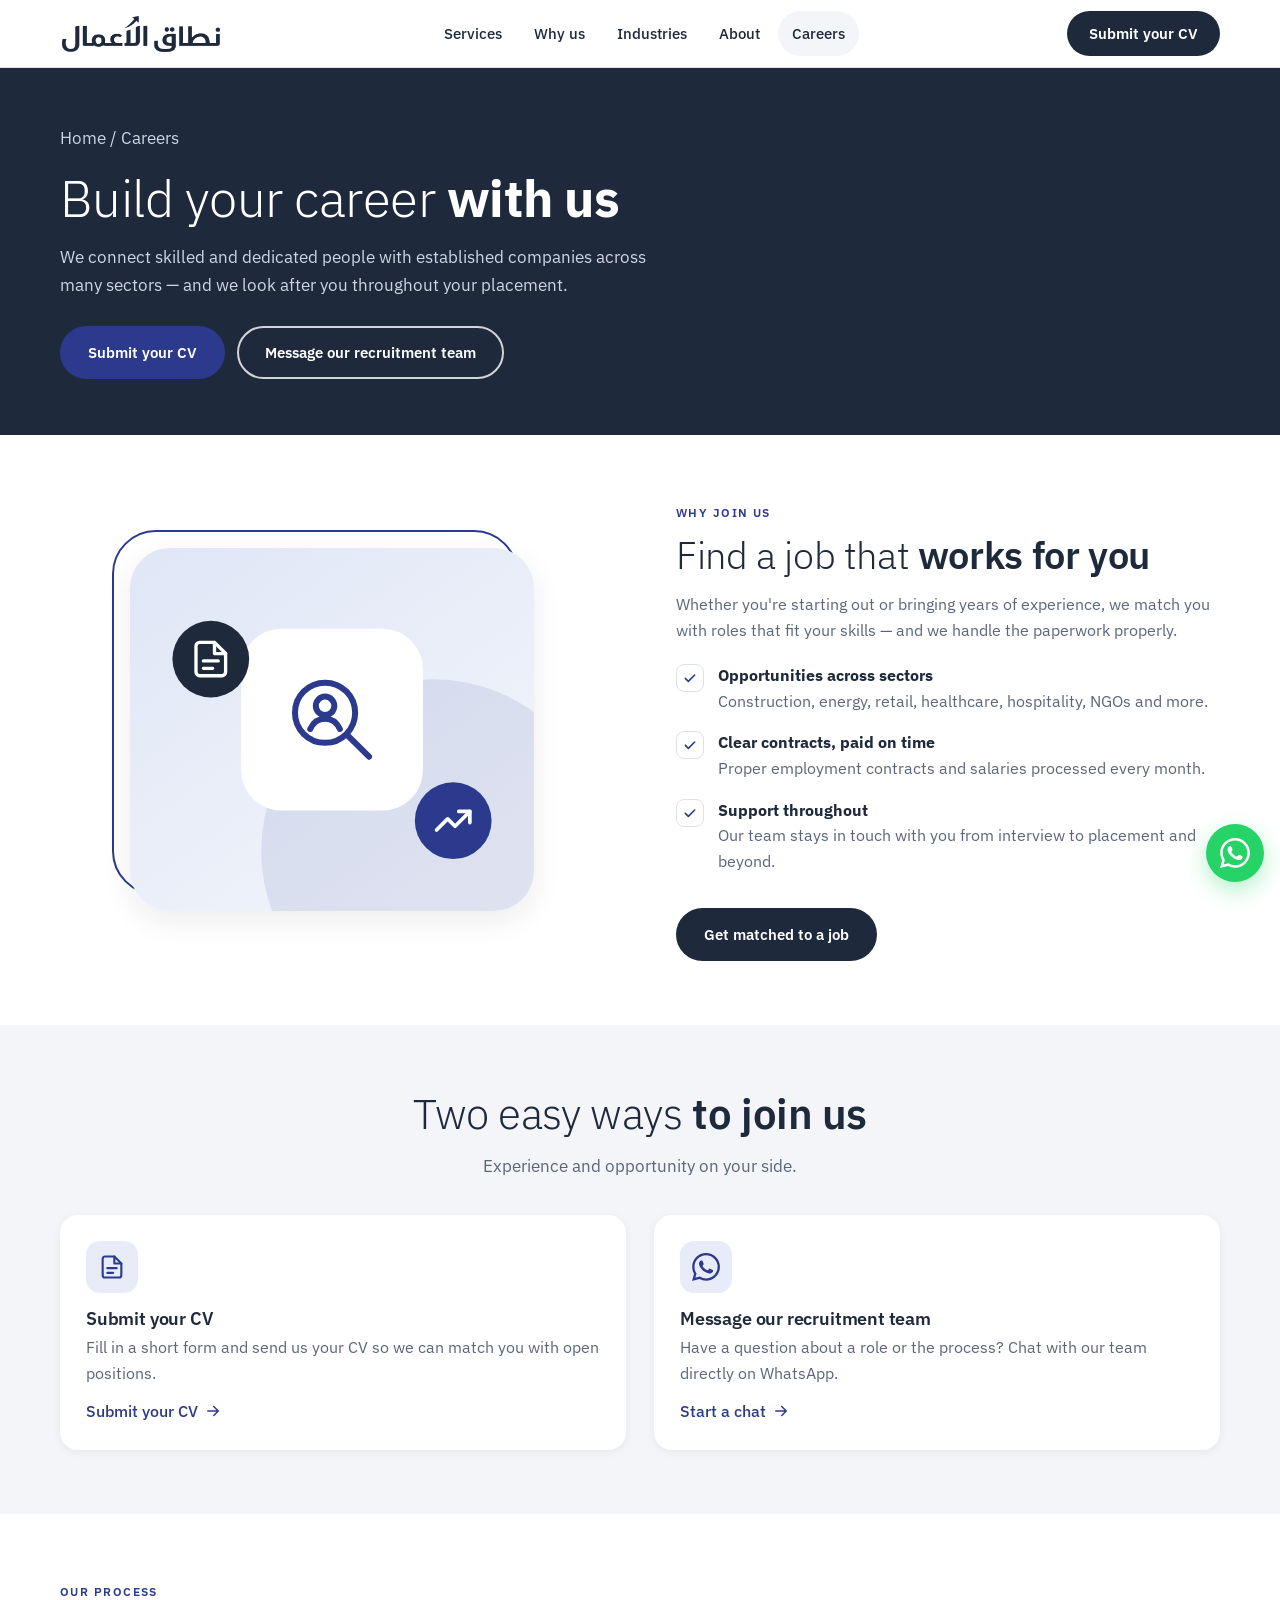
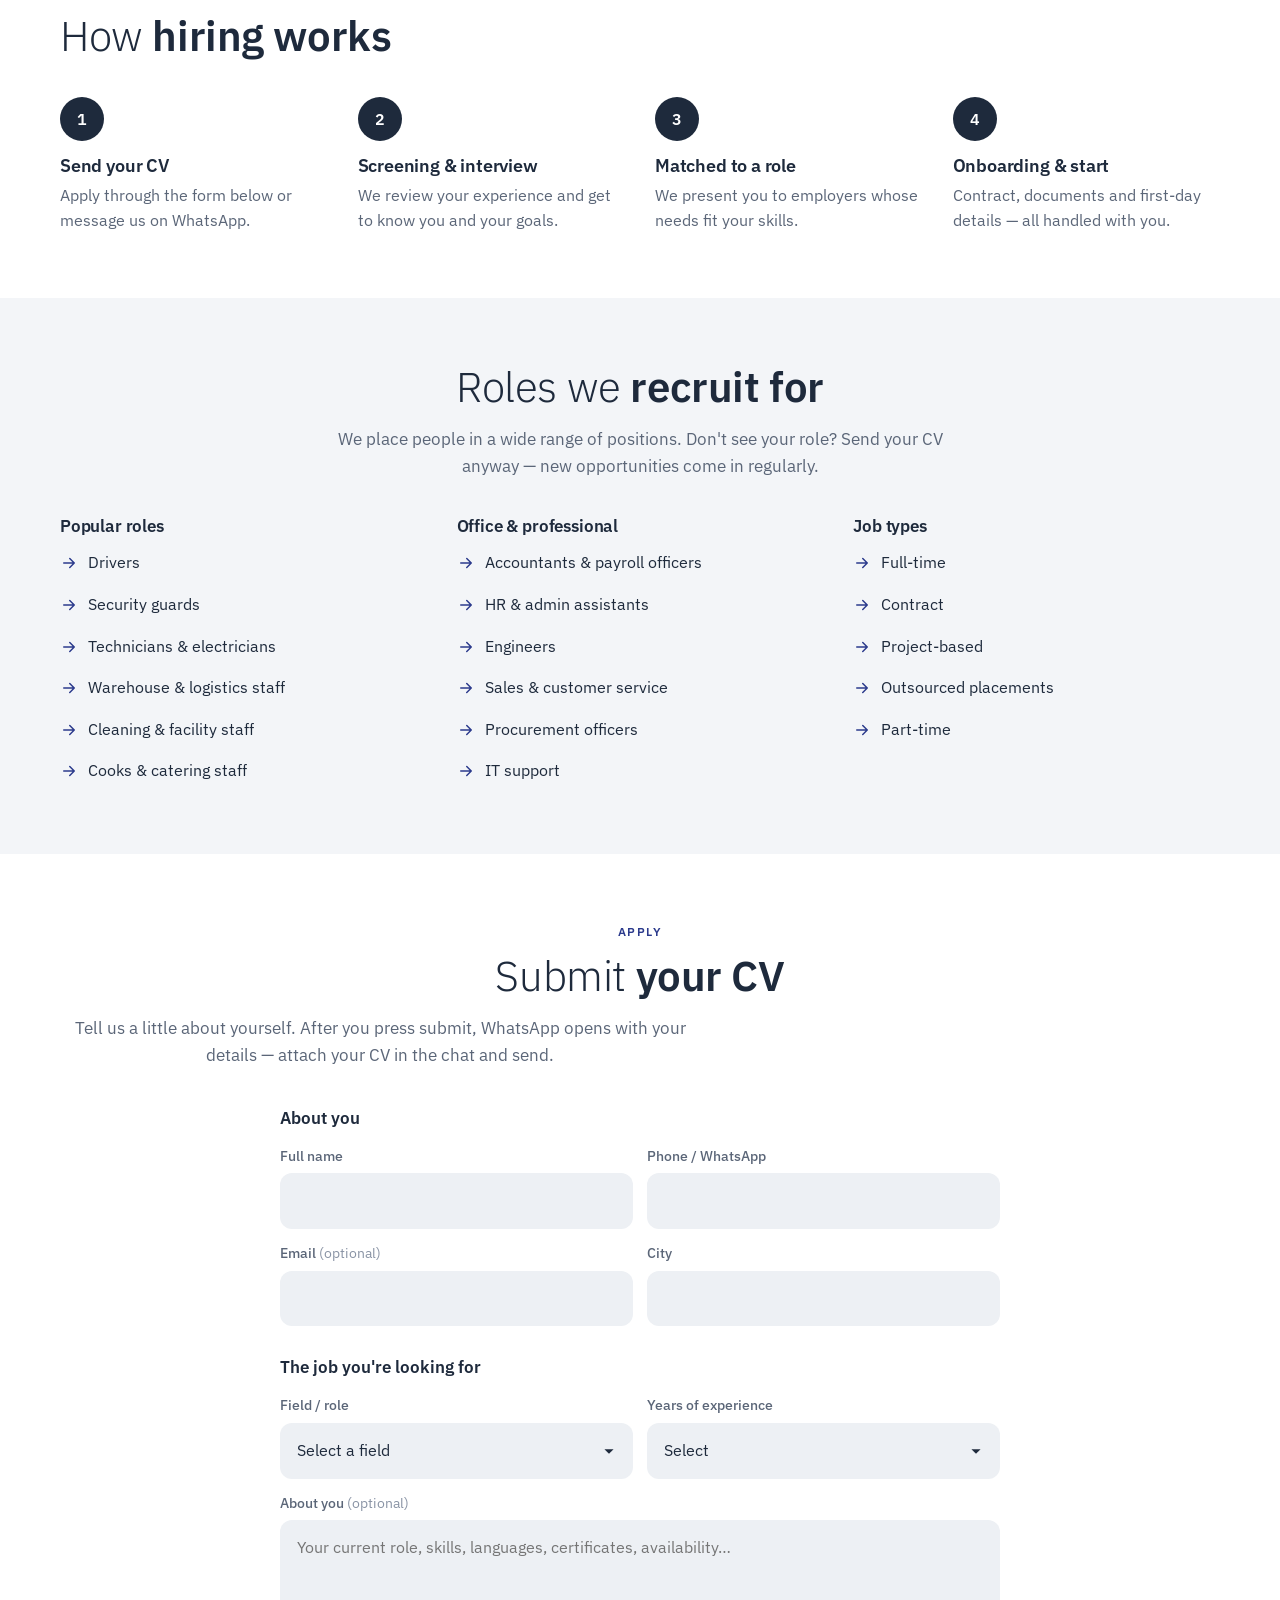
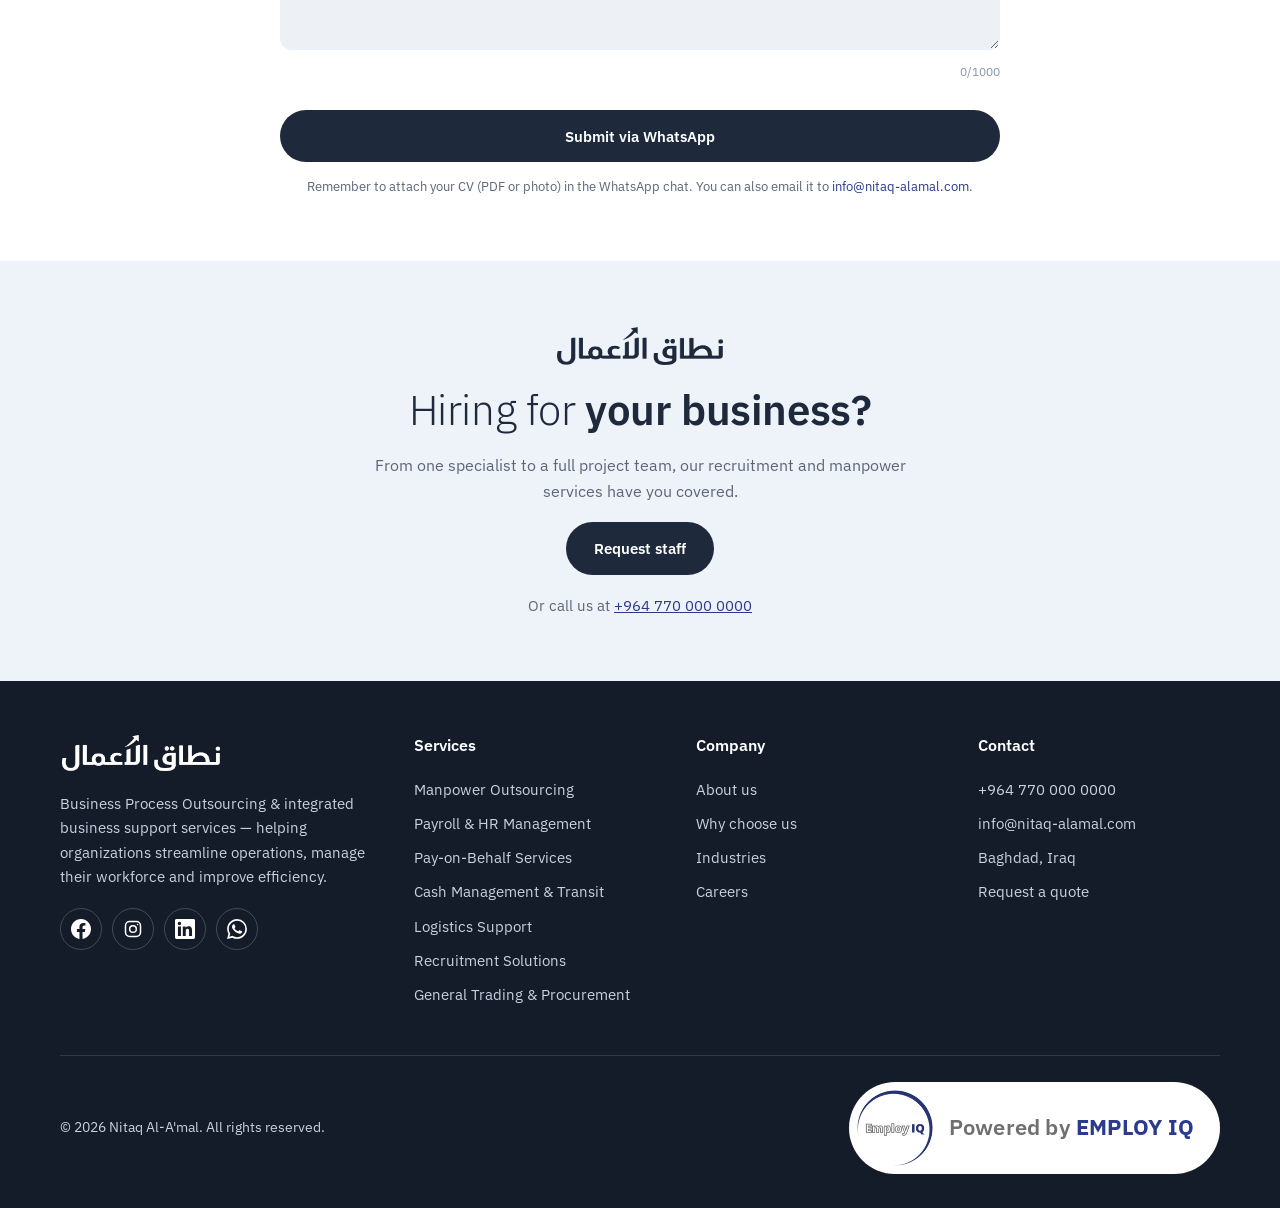
<file: careers.html>
<!doctype html>
<html lang="en" class="no-js">
<head>
  <meta charset="utf-8">
  <meta name="viewport" content="width=device-width, initial-scale=1">
  <title>Careers | Nitaq Al-A'mal</title>
  <meta name="description" content="Build your career with Nitaq Al-A'mal. We place skilled and general staff with leading companies across sectors — submit your CV today.">
  <meta name="theme-color" content="#1e2a3c">
  <meta property="og:title" content="Nitaq Al-A'mal — Integrated Business Support Services">
  <meta property="og:description" content="Manpower, payroll, payments, cash transit, logistics, recruitment and procurement — handled by one reliable partner.">
  <meta property="og:image" content="assets/img/nitaq-logo.png">
  <link rel="icon" href="assets/img/favicon.png">
  <link rel="apple-touch-icon" href="assets/img/apple-touch-icon.png">
  <link rel="preconnect" href="https://fonts.googleapis.com">
  <link rel="preconnect" href="https://fonts.gstatic.com" crossorigin>
  <link href="https://fonts.googleapis.com/css2?family=IBM+Plex+Sans:wght@300;400;500;600;700&display=swap" rel="stylesheet">
  <link rel="stylesheet" href="assets/css/style.css">
</head>
<body>
<a class="skip-link" href="#main">Skip to content</a>

<!-- ===== Icon sprite ===== -->
<svg width="0" height="0" style="position:absolute" aria-hidden="true">
  <defs>
    <symbol id="i-arrow" viewBox="0 0 24 24" fill="none" stroke="currentColor" stroke-linecap="round" stroke-linejoin="round"><path d="M5 12h14M13 6l6 6-6 6"/></symbol>
    <symbol id="i-chev-r" viewBox="0 0 24 24" fill="none" stroke="currentColor" stroke-linecap="round" stroke-linejoin="round"><path d="M9 6l6 6-6 6"/></symbol>
    <symbol id="i-chev-l" viewBox="0 0 24 24" fill="none" stroke="currentColor" stroke-linecap="round" stroke-linejoin="round"><path d="M15 6l-6 6 6 6"/></symbol>
    <symbol id="i-chev-d" viewBox="0 0 24 24" fill="none" stroke="currentColor" stroke-linecap="round" stroke-linejoin="round"><path d="M6 9l6 6 6-6"/></symbol>
    <symbol id="i-chev-u" viewBox="0 0 24 24" fill="none" stroke="currentColor" stroke-linecap="round" stroke-linejoin="round"><path d="M6 15l6-6 6 6"/></symbol>
    <symbol id="i-menu" viewBox="0 0 24 24" fill="none" stroke="currentColor" stroke-linecap="round"><path d="M4 7h16M4 12h16M4 17h16"/></symbol>
    <symbol id="i-close" viewBox="0 0 24 24" fill="none" stroke="currentColor" stroke-linecap="round"><path d="M6 6l12 12M18 6L6 18"/></symbol>
    <symbol id="i-check" viewBox="0 0 24 24" fill="none" stroke="currentColor" stroke-linecap="round" stroke-linejoin="round"><path d="M5 12.5l4.5 4.5L19 7.5"/></symbol>
    <symbol id="i-phone" viewBox="0 0 24 24" fill="none" stroke="currentColor" stroke-linecap="round" stroke-linejoin="round"><path d="M22 16.9v3a2 2 0 0 1-2.2 2 19.8 19.8 0 0 1-8.6-3.1 19.5 19.5 0 0 1-6-6A19.8 19.8 0 0 1 2.1 4.2 2 2 0 0 1 4.1 2h3a2 2 0 0 1 2 1.7c.1.9.4 1.8.7 2.7a2 2 0 0 1-.5 2.1L8 9.8a16 16 0 0 0 6 6l1.3-1.3a2 2 0 0 1 2.1-.4c.9.3 1.8.6 2.7.7a2 2 0 0 1 1.7 2z"/></symbol>
    <symbol id="i-mail" viewBox="0 0 24 24" fill="none" stroke="currentColor" stroke-linecap="round" stroke-linejoin="round"><rect x="3" y="5" width="18" height="14" rx="2"/><path d="M3 7l9 6 9-6"/></symbol>
    <symbol id="i-pin" viewBox="0 0 24 24" fill="none" stroke="currentColor" stroke-linecap="round" stroke-linejoin="round"><path d="M12 21s-7-6.2-7-11.5a7 7 0 0 1 14 0C19 14.8 12 21 12 21z"/><circle cx="12" cy="9.5" r="2.5"/></symbol>
    <!-- services -->
    <symbol id="i-users" viewBox="0 0 24 24" fill="none" stroke="currentColor" stroke-linecap="round" stroke-linejoin="round"><circle cx="9" cy="8" r="3.5"/><path d="M2.5 20c0-3.6 2.9-6 6.5-6s6.5 2.4 6.5 6"/><circle cx="17" cy="9" r="2.8"/><path d="M16.5 14.2c2.9.3 5 2.4 5 5.3"/></symbol>
    <symbol id="i-payroll" viewBox="0 0 24 24" fill="none" stroke="currentColor" stroke-linecap="round" stroke-linejoin="round"><path d="M14 3H6a2 2 0 0 0-2 2v14a2 2 0 0 0 2 2h12a2 2 0 0 0 2-2V9z"/><path d="M14 3v6h6"/><path d="M8 13h8M8 17h5"/></symbol>
    <symbol id="i-hand" viewBox="0 0 24 24" fill="none" stroke="currentColor" stroke-linecap="round" stroke-linejoin="round"><circle cx="15.5" cy="6.5" r="3.5"/><path d="M2 14h3l4.5-1.5h4a1.5 1.5 0 0 1 0 3H10"/><path d="M13.5 15.5l5-2.5a1.6 1.6 0 0 1 2 2.3L15 20H5l-3-1"/></symbol>
    <symbol id="i-shield" viewBox="0 0 24 24" fill="none" stroke="currentColor" stroke-linecap="round" stroke-linejoin="round"><path d="M12 3l8 3v6c0 4.5-3.4 8.3-8 9-4.6-.7-8-4.5-8-9V6z"/><path d="M9 12l2 2 4-4"/></symbol>
    <symbol id="i-cash" viewBox="0 0 24 24" fill="none" stroke="currentColor" stroke-linecap="round" stroke-linejoin="round"><rect x="2.5" y="6" width="19" height="12" rx="2"/><circle cx="12" cy="12" r="2.6"/><path d="M6 9.5v.01M18 14.5v.01"/></symbol>
    <symbol id="i-truck" viewBox="0 0 24 24" fill="none" stroke="currentColor" stroke-linecap="round" stroke-linejoin="round"><path d="M2 6h11v10H2z"/><path d="M13 9h4.5l3.5 3.8V16h-8"/><circle cx="6.5" cy="17.5" r="2"/><circle cx="17" cy="17.5" r="2"/></symbol>
    <symbol id="i-search-user" viewBox="0 0 24 24" fill="none" stroke="currentColor" stroke-linecap="round" stroke-linejoin="round"><circle cx="10.5" cy="10.5" r="6.5"/><path d="M20 20l-4.8-4.8"/><circle cx="10.5" cy="9" r="2"/><path d="M7.3 14c.7-1.5 1.8-2.2 3.2-2.2s2.5.7 3.2 2.2"/></symbol>
    <symbol id="i-box" viewBox="0 0 24 24" fill="none" stroke="currentColor" stroke-linecap="round" stroke-linejoin="round"><path d="M21 8l-9-5-9 5v8l9 5 9-5z"/><path d="M3 8l9 5 9-5M12 13v8"/></symbol>
    <!-- features -->
    <symbol id="i-bulb" viewBox="0 0 24 24" fill="none" stroke="currentColor" stroke-linecap="round" stroke-linejoin="round"><path d="M9 18h6M10 21h4"/><path d="M12 3a6 6 0 0 0-3.5 10.9c.6.5 1 1.2 1 2V16h5v-.1c0-.8.4-1.5 1-2A6 6 0 0 0 12 3z"/></symbol>
    <symbol id="i-sliders" viewBox="0 0 24 24" fill="none" stroke="currentColor" stroke-linecap="round" stroke-linejoin="round"><path d="M4 6h10M18 6h2M4 12h4M12 12h8M4 18h12"/><circle cx="16" cy="6" r="2"/><circle cx="10" cy="12" r="2"/><circle cx="18" cy="18" r="2"/></symbol>
    <symbol id="i-clock" viewBox="0 0 24 24" fill="none" stroke="currentColor" stroke-linecap="round" stroke-linejoin="round"><circle cx="12" cy="12" r="9"/><path d="M12 7v5l3 2"/></symbol>
    <symbol id="i-chart" viewBox="0 0 24 24" fill="none" stroke="currentColor" stroke-linecap="round" stroke-linejoin="round"><path d="M4 20V11M10 20V5M16 20v-7M22 20H2"/></symbol>
    <symbol id="i-trend" viewBox="0 0 24 24" fill="none" stroke="currentColor" stroke-linecap="round" stroke-linejoin="round"><path d="M3 17l6-6 4 4 8-8"/><path d="M15 7h6v6"/></symbol>
    <!-- industries -->
    <symbol id="i-building" viewBox="0 0 24 24" fill="none" stroke="currentColor" stroke-linecap="round" stroke-linejoin="round"><path d="M3 21h18M5 21V8l7-4 7 4v13"/><path d="M9 21v-5h6v5M9 11h.01M15 11h.01"/></symbol>
    <symbol id="i-flame" viewBox="0 0 24 24" fill="none" stroke="currentColor" stroke-linecap="round" stroke-linejoin="round"><path d="M12 3c1 3.5 5 5.5 5 10a5 5 0 0 1-10 0c0-2.2 1-3.6 2-4.5.3 1.6 1 2.5 2 3 0-3 0-5.5 1-8.5z"/></symbol>
    <symbol id="i-cart" viewBox="0 0 24 24" fill="none" stroke="currentColor" stroke-linecap="round" stroke-linejoin="round"><circle cx="9" cy="20" r="1.5"/><circle cx="18" cy="20" r="1.5"/><path d="M2 3h3l2.6 12.4a2 2 0 0 0 2 1.6h8.2a2 2 0 0 0 2-1.5L21.5 8H6"/></symbol>
    <symbol id="i-heart" viewBox="0 0 24 24" fill="none" stroke="currentColor" stroke-linecap="round" stroke-linejoin="round"><path d="M20.8 5.6a5.5 5.5 0 0 0-7.8 0L12 6.7l-1-1.1a5.5 5.5 0 0 0-7.8 7.8L12 22l8.8-8.6a5.5 5.5 0 0 0 0-7.8z"/><path d="M7 12h3l1.5-2.5 2 4.5 1.5-2h2"/></symbol>
    <symbol id="i-hotel" viewBox="0 0 24 24" fill="none" stroke="currentColor" stroke-linecap="round" stroke-linejoin="round"><path d="M3 20V8M3 14h18v6M21 14a3 3 0 0 0-3-3h-7v3"/><circle cx="7" cy="11" r="1.8"/></symbol>
    <symbol id="i-factory" viewBox="0 0 24 24" fill="none" stroke="currentColor" stroke-linecap="round" stroke-linejoin="round"><path d="M2 21h20M3 21V11l5 3v-3l5 3V7h4l1.5 14"/><path d="M7 17h2M12 17h2"/></symbol>
    <symbol id="i-wifi" viewBox="0 0 24 24" fill="none" stroke="currentColor" stroke-linecap="round" stroke-linejoin="round"><path d="M5 12.5a10 10 0 0 1 14 0M8.5 16a5 5 0 0 1 7 0M2 9a15 15 0 0 1 20 0"/><path d="M12 19.5h.01"/></symbol>
    <symbol id="i-globe" viewBox="0 0 24 24" fill="none" stroke="currentColor" stroke-linecap="round" stroke-linejoin="round"><circle cx="12" cy="12" r="9"/><path d="M3 12h18M12 3a14 14 0 0 1 0 18M12 3a14 14 0 0 0 0 18"/></symbol>
    <symbol id="i-landmark" viewBox="0 0 24 24" fill="none" stroke="currentColor" stroke-linecap="round" stroke-linejoin="round"><path d="M3 21h18M4 10h16M12 3l9 5H3z"/><path d="M6 10v8M10 10v8M14 10v8M18 10v8"/></symbol>
    <!-- social -->
    <symbol id="i-whatsapp" viewBox="0 0 24 24" fill="currentColor"><path d="M17.47 14.38c-.3-.15-1.76-.87-2.03-.97-.27-.1-.47-.15-.67.15-.2.3-.77.97-.94 1.16-.17.2-.35.22-.64.08-.3-.15-1.26-.46-2.39-1.48-.88-.79-1.48-1.76-1.65-2.06-.17-.3-.02-.46.13-.6.13-.14.3-.35.45-.52.15-.17.2-.3.3-.5.1-.2.05-.37-.03-.52-.07-.15-.67-1.61-.92-2.2-.24-.58-.49-.5-.67-.51h-.57c-.2 0-.52.07-.8.37-.27.3-1.04 1.02-1.04 2.48 0 1.46 1.07 2.88 1.21 3.07.15.2 2.1 3.2 5.08 4.49.71.3 1.26.49 1.7.63.71.22 1.36.19 1.87.12.57-.09 1.76-.72 2-1.41.25-.7.25-1.29.17-1.41-.07-.13-.27-.2-.57-.35m-5.42 7.4h-.01a9.87 9.87 0 0 1-5.03-1.38l-.36-.21-3.74.98 1-3.65-.24-.37a9.86 9.86 0 0 1-1.51-5.26c0-5.45 4.44-9.88 9.89-9.88 2.64 0 5.12 1.03 6.99 2.9a9.83 9.83 0 0 1 2.89 6.99c0 5.45-4.44 9.88-9.88 9.88m8.41-18.3A11.82 11.82 0 0 0 12.05 0C5.5 0 .16 5.34.16 11.89c0 2.1.55 4.14 1.59 5.95L.06 24l6.3-1.65a11.88 11.88 0 0 0 5.68 1.45h.01c6.55 0 11.89-5.34 11.89-11.89a11.82 11.82 0 0 0-3.48-8.41z"/></symbol>
    <symbol id="i-facebook" viewBox="0 0 24 24" fill="currentColor"><path d="M24 12.07C24 5.4 18.63 0 12 0S0 5.4 0 12.07C0 18.1 4.39 23.1 10.13 24v-8.44H7.08v-3.49h3.05V9.41c0-3.02 1.79-4.7 4.53-4.7 1.31 0 2.69.24 2.69.24v2.97h-1.52c-1.49 0-1.96.93-1.96 1.89v2.26h3.33l-.53 3.49h-2.8V24C19.61 23.1 24 18.1 24 12.07z"/></symbol>
    <symbol id="i-linkedin" viewBox="0 0 24 24" fill="currentColor"><path d="M20.45 20.45h-3.56v-5.57c0-1.33-.02-3.04-1.85-3.04-1.85 0-2.14 1.45-2.14 2.94v5.67H9.35V9h3.41v1.56h.05c.48-.9 1.64-1.85 3.37-1.85 3.6 0 4.27 2.37 4.27 5.46v6.28zM5.34 7.43a2.06 2.06 0 1 1 0-4.13 2.06 2.06 0 0 1 0 4.13zM7.12 20.45H3.56V9h3.56v11.45zM22.22 0H1.77C.79 0 0 .77 0 1.73v20.54C0 23.23.79 24 1.77 24h20.45c.98 0 1.78-.77 1.78-1.73V1.73C24 .77 23.2 0 22.22 0z"/></symbol>
    <symbol id="i-instagram" viewBox="0 0 24 24" fill="none" stroke="currentColor" stroke-linecap="round" stroke-linejoin="round"><rect x="3" y="3" width="18" height="18" rx="5"/><circle cx="12" cy="12" r="4"/><path d="M17.5 6.5h.01"/></symbol>
  </defs>
</svg>

<!-- ===== Header ===== -->
<header class="site-header">
  <div class="container">
    <a class="brand" href="index.html" aria-label="Nitaq Al-A'mal — home">
      <img src="assets/img/nitaq-logo.png" alt="Nitaq Al-A'mal" width="1061" height="262">
    </a>
    <nav class="nav-desktop" aria-label="Main">
      <a href="index.html#services">Services</a>
      <a href="index.html#why">Why us</a>
      <a href="index.html#industries">Industries</a>
      <a href="index.html#about">About</a>
      <a href="careers.html" aria-current="page">Careers</a>
    </nav>
    <div class="header-actions">
      <a class="btn btn--dark header-cta" href="#apply">Submit your CV</a>
      <button class="icon-btn menu-toggle" aria-expanded="false" aria-controls="mobile-menu" aria-label="Menu">
        <svg class="i-open" stroke-width="1.8"><use href="#i-menu"/></svg>
        <svg class="i-close" stroke-width="1.8" hidden><use href="#i-close"/></svg>
      </button>
    </div>
  </div>
</header>

<div class="mobile-menu" id="mobile-menu">
  <div class="menu-panel menu-panel--main">
    <ul class="menu-list">
      <li><button type="button" data-sub-open>Services <svg stroke-width="2"><use href="#i-chev-r"/></svg></button></li>
      <li><a href="index.html#why">Why us <svg stroke-width="2"><use href="#i-chev-r"/></svg></a></li>
      <li><a href="index.html#industries">Industries <svg stroke-width="2"><use href="#i-chev-r"/></svg></a></li>
      <li><a href="index.html#about">About us <svg stroke-width="2"><use href="#i-chev-r"/></svg></a></li>
      <li><a href="careers.html">Careers <svg stroke-width="2"><use href="#i-chev-r"/></svg></a></li>
      <li><a href="index.html#contact">Contact <svg stroke-width="2"><use href="#i-chev-r"/></svg></a></li>
    </ul>
    <a class="btn btn--outline btn--block" href="#apply">Submit your CV</a>
  </div>
  <div class="menu-panel menu-panel--sub">
    <button type="button" class="menu-back" data-sub-close><svg stroke-width="2"><use href="#i-chev-l"/></svg> Our Services</button>
    <ul class="menu-list">
      <li><a href="index.html#tab-manpower">Manpower Outsourcing <svg stroke-width="2"><use href="#i-chev-r"/></svg></a></li>
      <li><a href="index.html#tab-payroll">Payroll &amp; HR Management <svg stroke-width="2"><use href="#i-chev-r"/></svg></a></li>
      <li><a href="index.html#tab-pob">Pay-on-Behalf Services <svg stroke-width="2"><use href="#i-chev-r"/></svg></a></li>
      <li><a href="index.html#tab-cash">Cash Management &amp; Transit <svg stroke-width="2"><use href="#i-chev-r"/></svg></a></li>
      <li><a href="index.html#tab-logistics">Logistics Support <svg stroke-width="2"><use href="#i-chev-r"/></svg></a></li>
      <li><a href="index.html#tab-recruitment">Recruitment Solutions <svg stroke-width="2"><use href="#i-chev-r"/></svg></a></li>
      <li><a href="index.html#tab-trading">General Trading &amp; Procurement <svg stroke-width="2"><use href="#i-chev-r"/></svg></a></li>
    </ul>
  </div>
</div>

<main id="main">

  <!-- ===== Page hero ===== -->
  <section class="page-hero">
    <div class="container">
      <p class="breadcrumb"><a href="index.html">Home</a> / Careers</p>
      <h1>Build your career <strong>with us</strong></h1>
      <p>We connect skilled and dedicated people with established companies across many sectors — and we look after you throughout your placement.</p>
      <div class="hero__actions" style="margin-top:28px">
        <a class="btn btn--primary" href="#apply">Submit your CV</a>
        <a class="btn btn--outline-light" href="#" data-link="whatsapp" data-wa-text="Hello, I'm looking for job opportunities with Nitaq Al-A'mal." target="_blank" rel="noopener">Message our recruitment team</a>
      </div>
    </div>
  </section>

  <!-- ===== Why work with us ===== -->
  <section class="section">
    <div class="container split">
      <div class="split__media">
        <div class="framed">
          <div class="framed__tile" aria-hidden="true">
            <svg viewBox="0 0 400 360">
              <circle cx="300" cy="300" r="170" fill="#2b3a8c" opacity=".1"/>
              <rect x="110" y="80" width="180" height="180" rx="40" fill="#fff"/>
              <use href="#i-search-user" x="145" y="115" width="110" height="110" color="#2b3a8c" stroke-width="1.3"/>
              <circle cx="80" cy="110" r="38" fill="#1e2a3c"/><use href="#i-payroll" x="58" y="88" width="44" height="44" color="#fff" stroke-width="1.8"/>
              <circle cx="320" cy="270" r="38" fill="#2b3a8c"/><use href="#i-trend" x="298" y="248" width="44" height="44" color="#fff" stroke-width="2"/>
            </svg>
          </div>
        </div>
      </div>
      <div>
        <span class="eyebrow">Why join us</span>
        <h2>Find a job that <strong>works for you</strong></h2>
        <p>Whether you're starting out or bringing years of experience, we match you with roles that fit your skills — and we handle the paperwork properly.</p>
        <ul class="checks">
          <li><span class="check"><svg stroke-width="2.4"><use href="#i-check"/></svg></span><span><strong>Opportunities across sectors</strong><span class="txt">Construction, energy, retail, healthcare, hospitality, NGOs and more.</span></span></li>
          <li><span class="check"><svg stroke-width="2.4"><use href="#i-check"/></svg></span><span><strong>Clear contracts, paid on time</strong><span class="txt">Proper employment contracts and salaries processed every month.</span></span></li>
          <li><span class="check"><svg stroke-width="2.4"><use href="#i-check"/></svg></span><span><strong>Support throughout</strong><span class="txt">Our team stays in touch with you from interview to placement and beyond.</span></span></li>
        </ul>
        <a class="btn btn--dark" href="#apply">Get matched to a job</a>
      </div>
    </div>
  </section>

  <!-- ===== Two ways ===== -->
  <section class="section section--gray">
    <div class="container center">
      <h2 class="section-title">Two easy ways <strong>to join us</strong></h2>
      <p class="section-lead">Experience and opportunity on your side.</p>
      <div class="two-ways">
        <div class="reveal">
          <div class="feature__icon"><svg stroke-width="1.8"><use href="#i-payroll"/></svg></div>
          <h3>Submit your CV</h3>
          <p>Fill in a short form and send us your CV so we can match you with open positions.</p>
          <a class="link-arrow" href="#apply">Submit your CV <svg stroke-width="2"><use href="#i-arrow"/></svg></a>
        </div>
        <div class="reveal">
          <div class="feature__icon"><svg stroke-width="1.8"><use href="#i-whatsapp"/></svg></div>
          <h3>Message our recruitment team</h3>
          <p>Have a question about a role or the process? Chat with our team directly on WhatsApp.</p>
          <a class="link-arrow" href="#" data-link="whatsapp" data-wa-text="Hello, I'm looking for job opportunities with Nitaq Al-A'mal." target="_blank" rel="noopener">Start a chat <svg stroke-width="2"><use href="#i-arrow"/></svg></a>
        </div>
      </div>
    </div>
  </section>

  <!-- ===== Hiring process ===== -->
  <section class="section">
    <div class="container">
      <span class="eyebrow">Our process</span>
      <h2 class="section-title">How <strong>hiring works</strong></h2>
      <div class="steps">
        <div class="step reveal"><div class="step__num">1</div><h3>Send your CV</h3><p>Apply through the form below or message us on WhatsApp.</p></div>
        <div class="step reveal"><div class="step__num">2</div><h3>Screening &amp; interview</h3><p>We review your experience and get to know you and your goals.</p></div>
        <div class="step reveal"><div class="step__num">3</div><h3>Matched to a role</h3><p>We present you to employers whose needs fit your skills.</p></div>
        <div class="step reveal"><div class="step__num">4</div><h3>Onboarding &amp; start</h3><p>Contract, documents and first-day details — all handled with you.</p></div>
      </div>
    </div>
  </section>

  <!-- ===== Roles directory ===== -->
  <section class="section section--gray">
    <div class="container">
      <div class="center">
        <h2 class="section-title">Roles we <strong>recruit for</strong></h2>
        <p class="section-lead">We place people in a wide range of positions. Don't see your role? Send your CV anyway — new opportunities come in regularly.</p>
      </div>
      <div class="directory">
        <div>
          <h3>Popular roles</h3>
          <ul class="link-list">
            <li><svg stroke-width="2"><use href="#i-arrow"/></svg>Drivers</li>
            <li><svg stroke-width="2"><use href="#i-arrow"/></svg>Security guards</li>
            <li><svg stroke-width="2"><use href="#i-arrow"/></svg>Technicians &amp; electricians</li>
            <li><svg stroke-width="2"><use href="#i-arrow"/></svg>Warehouse &amp; logistics staff</li>
            <li><svg stroke-width="2"><use href="#i-arrow"/></svg>Cleaning &amp; facility staff</li>
            <li><svg stroke-width="2"><use href="#i-arrow"/></svg>Cooks &amp; catering staff</li>
          </ul>
        </div>
        <div>
          <h3>Office &amp; professional</h3>
          <ul class="link-list">
            <li><svg stroke-width="2"><use href="#i-arrow"/></svg>Accountants &amp; payroll officers</li>
            <li><svg stroke-width="2"><use href="#i-arrow"/></svg>HR &amp; admin assistants</li>
            <li><svg stroke-width="2"><use href="#i-arrow"/></svg>Engineers</li>
            <li><svg stroke-width="2"><use href="#i-arrow"/></svg>Sales &amp; customer service</li>
            <li><svg stroke-width="2"><use href="#i-arrow"/></svg>Procurement officers</li>
            <li><svg stroke-width="2"><use href="#i-arrow"/></svg>IT support</li>
          </ul>
        </div>
        <div>
          <h3>Job types</h3>
          <ul class="link-list">
            <li><svg stroke-width="2"><use href="#i-arrow"/></svg>Full-time</li>
            <li><svg stroke-width="2"><use href="#i-arrow"/></svg>Contract</li>
            <li><svg stroke-width="2"><use href="#i-arrow"/></svg>Project-based</li>
            <li><svg stroke-width="2"><use href="#i-arrow"/></svg>Outsourced placements</li>
            <li><svg stroke-width="2"><use href="#i-arrow"/></svg>Part-time</li>
          </ul>
        </div>
      </div>
    </div>
  </section>

  <!-- ===== Apply form ===== -->
  <section class="section" id="apply">
    <div class="container">
      <div class="contact-head">
        <span class="eyebrow">Apply</span>
        <h2 class="section-title">Submit <strong>your CV</strong></h2>
        <p class="section-lead">Tell us a little about yourself. After you press submit, WhatsApp opens with your details — attach your CV in the chat and send.</p>
      </div>

      <form class="form" data-wa-form="New job application from the website:" novalidate>
        <fieldset>
          <legend>About you</legend>
          <div class="form-grid form-grid--2">
            <div class="field">
              <label for="a-name">Full name</label>
              <input id="a-name" type="text" autocomplete="name" required>
              <p class="error">Please enter your name.</p>
            </div>
            <div class="field">
              <label for="a-phone">Phone / WhatsApp</label>
              <input id="a-phone" type="tel" autocomplete="tel" required>
              <p class="error">Please enter a phone number.</p>
            </div>
            <div class="field">
              <label for="a-email">Email <span class="opt">(optional)</span></label>
              <input id="a-email" type="email" autocomplete="email">
              <p class="error">Please enter a valid email.</p>
            </div>
            <div class="field">
              <label for="a-city">City</label>
              <input id="a-city" type="text" autocomplete="address-level2" required>
              <p class="error">Please enter your city.</p>
            </div>
          </div>
        </fieldset>
        <fieldset>
          <legend>The job you're looking for</legend>
          <div class="form-grid form-grid--2">
            <div class="field">
              <label for="a-role">Field / role</label>
              <select id="a-role" required>
                <option value="">Select a field</option>
                <option>Driver</option>
                <option>Security</option>
                <option>Technician / electrician</option>
                <option>Warehouse &amp; logistics</option>
                <option>Cleaning &amp; facilities</option>
                <option>Catering &amp; hospitality</option>
                <option>Accounting &amp; payroll</option>
                <option>HR &amp; administration</option>
                <option>Engineering</option>
                <option>Sales &amp; customer service</option>
                <option>Procurement</option>
                <option>IT</option>
                <option>Other</option>
              </select>
              <p class="error">Please choose a field.</p>
            </div>
            <div class="field">
              <label for="a-exp">Years of experience</label>
              <select id="a-exp" required>
                <option value="">Select</option>
                <option>No experience</option>
                <option>Less than 1 year</option>
                <option>1–3 years</option>
                <option>3–5 years</option>
                <option>5–10 years</option>
                <option>10+ years</option>
              </select>
              <p class="error">Please choose your experience.</p>
            </div>
            <div class="field span-2">
              <label for="a-msg">About you <span class="opt">(optional)</span></label>
              <textarea id="a-msg" maxlength="1000" placeholder="Your current role, skills, languages, certificates, availability…"></textarea>
              <div class="counter">0/1000</div>
            </div>
          </div>
        </fieldset>
        <button class="btn btn--dark btn--block" type="submit">Submit via WhatsApp</button>
        <p class="form-note">Remember to attach your CV (PDF or photo) in the WhatsApp chat. You can also email it to <a href="#" data-config="email">us</a>.</p>
        <p class="form-success" role="status">Thanks! Attach your CV in WhatsApp and send — our recruitment team will review it and contact you.</p>
      </form>
    </div>
  </section>

  <!-- ===== Closing CTA ===== -->
  <section class="section cta-band">
    <div class="container">
      <img src="assets/img/nitaq-logo.png" alt="" width="1061" height="262">
      <h2>Hiring for <strong>your business?</strong></h2>
      <p>From one specialist to a full project team, our recruitment and manpower services have you covered.</p>
      <a class="btn btn--dark" href="index.html#contact">Request staff</a>
      <p class="alt">Or call us at <a href="#" data-config="phone">+964</a></p>
    </div>
  </section>

</main>

<!-- ===== Footer ===== -->
<footer class="site-footer">
  <div class="container">
    <div class="footer-cols">
      <div class="footer-brand">
        <img src="assets/img/nitaq-logo-white.png" alt="Nitaq Al-A'mal" width="1061" height="262">
        <p>Business Process Outsourcing &amp; integrated business support services — helping organizations streamline operations, manage their workforce and improve efficiency.</p>
        <div class="socials">
          <a href="#" data-link="facebook" aria-label="Facebook"><svg><use href="#i-facebook"/></svg></a>
          <a href="#" data-link="instagram" aria-label="Instagram"><svg stroke-width="1.8"><use href="#i-instagram"/></svg></a>
          <a href="#" data-link="linkedin" aria-label="LinkedIn"><svg><use href="#i-linkedin"/></svg></a>
          <a href="#" data-link="whatsapp" aria-label="WhatsApp"><svg><use href="#i-whatsapp"/></svg></a>
        </div>
      </div>
      <details class="acc">
        <summary>Services <svg stroke-width="2"><use href="#i-chev-d"/></svg></summary>
        <ul>
          <li><a href="index.html#tab-manpower">Manpower Outsourcing</a></li>
          <li><a href="index.html#tab-payroll">Payroll &amp; HR Management</a></li>
          <li><a href="index.html#tab-pob">Pay-on-Behalf Services</a></li>
          <li><a href="index.html#tab-cash">Cash Management &amp; Transit</a></li>
          <li><a href="index.html#tab-logistics">Logistics Support</a></li>
          <li><a href="index.html#tab-recruitment">Recruitment Solutions</a></li>
          <li><a href="index.html#tab-trading">General Trading &amp; Procurement</a></li>
        </ul>
      </details>
      <details class="acc">
        <summary>Company <svg stroke-width="2"><use href="#i-chev-d"/></svg></summary>
        <ul>
          <li><a href="index.html#about">About us</a></li>
          <li><a href="index.html#why">Why choose us</a></li>
          <li><a href="index.html#industries">Industries</a></li>
          <li><a href="careers.html">Careers</a></li>
        </ul>
      </details>
      <details class="acc">
        <summary>Contact <svg stroke-width="2"><use href="#i-chev-d"/></svg></summary>
        <ul>
          <li><a href="#" data-config="phone">+964</a></li>
          <li><a href="#" data-config="email">email</a></li>
          <li data-config="address">Iraq</li>
          <li><a href="index.html#contact">Request a quote</a></li>
        </ul>
      </details>
    </div>

    <div class="footer-bottom">
      <div>
        <p>© <span data-year>2026</span> Nitaq Al-A'mal. All rights reserved.</p>
      </div>
      <a class="powered" href="#" data-link="employiq" aria-label="Powered by Employ IQ">
        <img src="assets/img/employiq-logo.png" alt="" width="600" height="600">
        <span>Powered by <b>EMPLOY IQ</b></span>
      </a>
    </div>
  </div>
</footer>

<!-- ===== Floating helpers ===== -->
<div class="fab-wrap">
  <button class="to-top" type="button" aria-label="Back to top"><span><svg stroke-width="2.4"><use href="#i-chev-u"/></svg>Top</span></button>
  <div class="wa-row">
    <div class="wa-bubble" hidden>
      Looking for a job? Chat with our recruitment team.
      <button type="button" aria-label="Dismiss"><svg stroke-width="2.4"><use href="#i-close"/></svg></button>
    </div>
    <a class="wa-btn" href="#" data-link="whatsapp" data-wa-text="Hello, I'm looking for job opportunities with Nitaq Al-A'mal." target="_blank" rel="noopener" aria-label="Chat on WhatsApp"><svg><use href="#i-whatsapp"/></svg></a>
  </div>
</div>

<script src="assets/js/main.js"></script>
</body>
</html>
</file>
<file: assets/css/style.css>
/* ==========================================================================
   Nitaq Al-A'mal — site styles
   Mobile-first. Brand colors come from the two logos:
   navy (Nitaq Al-A'mal) + royal blue (Employ IQ).
   ========================================================================== */

:root {
  --navy: #1e2a3c;
  --navy-2: #26354c;
  --navy-deep: #141c29;
  --blue: #2b3a8c;
  --blue-2: #3a4db3;
  --blue-soft: #e8ecf8;
  --sky: #eef3fa;
  --gray-bg: #f3f5f8;
  --field: #edf0f4;
  --line: #dde2ea;
  --text: #1e2a3c;
  --muted: #5b6678;
  --white: #ffffff;
  --success: #1f8a5b;
  --radius: 18px;
  --radius-lg: 28px;
  --shadow: 0 10px 30px rgba(20, 28, 41, 0.08);
  --shadow-sm: 0 2px 10px rgba(20, 28, 41, 0.06);
  --header-h: 68px;
  --gutter: 20px;
  --maxw: 1200px;
  --font: "IBM Plex Sans", system-ui, -apple-system, "Segoe UI", Roboto, sans-serif;
}

*,
*::before,
*::after { box-sizing: border-box; }

html { scroll-behavior: smooth; scroll-padding-top: calc(var(--header-h) + 12px); }
@media (prefers-reduced-motion: reduce) {
  html { scroll-behavior: auto; }
  *, *::before, *::after { transition: none !important; animation: none !important; }
}

body {
  margin: 0;
  font-family: var(--font);
  font-size: 16px;
  line-height: 1.6;
  color: var(--text);
  background: var(--white);
  -webkit-font-smoothing: antialiased;
  overflow-x: hidden;
}
body.no-scroll { overflow: hidden; }

img, svg { display: block; max-width: 100%; }
[hidden] { display: none !important; }
a { color: var(--blue); text-decoration: none; }
a:hover { text-decoration: underline; }
button { font: inherit; cursor: pointer; }
h1, h2, h3, h4 { margin: 0; line-height: 1.2; font-weight: 400; letter-spacing: -0.01em; }
p { margin: 0; }
ul { margin: 0; padding: 0; }

.container { width: 100%; max-width: var(--maxw); margin-inline: auto; padding-inline: var(--gutter); }
.section { padding-block: 64px; }
.section--gray { background: var(--gray-bg); }
.section--sky { background: var(--sky); }
.section-title { font-size: clamp(1.75rem, 5vw, 2.6rem); font-weight: 300; margin-bottom: 14px; }
.section-title strong { font-weight: 600; }
.section-lead { color: var(--muted); font-size: 1.05rem; max-width: 640px; }
.center { text-align: center; }
.center .section-lead { margin-inline: auto; }
.eyebrow {
  display: inline-block; font-size: 0.75rem; font-weight: 600; letter-spacing: 0.12em;
  text-transform: uppercase; color: var(--blue); margin-bottom: 10px;
}
.sr-only { position: absolute; width: 1px; height: 1px; overflow: hidden; clip: rect(0 0 0 0); white-space: nowrap; }
.skip-link {
  position: absolute; left: 12px; top: -60px; z-index: 200; background: var(--navy); color: #fff;
  padding: 10px 16px; border-radius: 8px;
}
.skip-link:focus { top: 12px; }
:focus-visible { outline: 3px solid var(--blue-2); outline-offset: 2px; }

/* ---------- Buttons & links ---------- */
.btn {
  display: inline-flex; align-items: center; justify-content: center; gap: 8px;
  min-height: 48px; padding: 12px 26px; border-radius: 999px; border: 2px solid transparent;
  font-weight: 600; font-size: 0.95rem; text-align: center; transition: background .2s, color .2s, transform .2s, border-color .2s;
}
.btn:hover { text-decoration: none; transform: translateY(-1px); }
.btn--primary { background: var(--blue); color: #fff; }
.btn--primary:hover { background: var(--blue-2); }
.btn--dark { background: var(--navy); color: #fff; }
.btn--dark:hover { background: var(--navy-2); }
.btn--light { background: var(--blue-soft); color: var(--navy); }
.btn--light:hover { background: #dbe2f5; }
.btn--outline { border-color: var(--navy); color: var(--navy); background: transparent; }
.btn--outline:hover { background: var(--navy); color: #fff; }
.btn--outline-light { border-color: rgba(255,255,255,.8); color: #fff; background: transparent; }
.btn--outline-light:hover { background: #fff; color: var(--navy); }
.btn--block { width: 100%; }

.link-arrow { display: inline-flex; align-items: center; gap: 6px; font-weight: 500; color: var(--blue); }
.link-arrow svg { width: 18px; height: 18px; transition: transform .2s; }
.link-arrow:hover { text-decoration: none; }
.link-arrow:hover svg { transform: translateX(4px); }
.on-dark .link-arrow { color: #fff; }

/* ---------- Header ---------- */
.site-header {
  position: sticky; top: 0; z-index: 100; height: var(--header-h);
  background: rgba(255,255,255,.96); backdrop-filter: saturate(1.4) blur(8px);
  border-bottom: 1px solid var(--line);
}
.site-header .container { height: 100%; display: flex; align-items: center; justify-content: space-between; gap: 16px; }
.brand { display: flex; align-items: center; }
.brand img { height: 34px; width: auto; }
.nav-desktop { display: none; }
.header-actions { display: flex; align-items: center; gap: 6px; }
.icon-btn {
  width: 44px; height: 44px; display: grid; place-items: center; border: 0; background: transparent;
  color: var(--navy); border-radius: 50%;
}
.icon-btn:hover { background: var(--gray-bg); }
.icon-btn svg { width: 24px; height: 24px; }
.header-cta { display: none; }

@media (min-width: 1000px) {
  .nav-desktop { display: flex; gap: 4px; }
  .nav-desktop a {
    color: var(--navy); font-weight: 500; padding: 10px 14px; border-radius: 999px; font-size: 0.95rem;
  }
  .nav-desktop a:hover, .nav-desktop a[aria-current="page"] { background: var(--gray-bg); text-decoration: none; }
  .header-cta { display: inline-flex; min-height: 42px; padding: 8px 20px; }
  .menu-toggle { display: none; }
  .brand img { height: 40px; }
}

/* ---------- Mobile menu (full-screen, sliding submenu) ---------- */
.mobile-menu {
  position: fixed; inset: var(--header-h) 0 0 0; z-index: 99; background: #fff;
  transform: translateY(-8px); opacity: 0; visibility: hidden; transition: opacity .2s, transform .2s, visibility .2s;
  overflow: hidden;
}
.mobile-menu.is-open { opacity: 1; visibility: visible; transform: none; }
.menu-panel {
  position: absolute; inset: 0; padding: 8px var(--gutter) 32px; overflow-y: auto; background: #fff;
  transition: transform .3s ease;
}
.menu-panel--sub { transform: translateX(100%); }
.mobile-menu.show-sub .menu-panel--main { transform: translateX(-30%); }
.mobile-menu.show-sub .menu-panel--sub { transform: none; }
.menu-list { list-style: none; }
.menu-list a, .menu-list button {
  display: flex; width: 100%; align-items: center; justify-content: space-between; gap: 12px;
  padding: 16px 0; border: 0; border-bottom: 1px solid var(--line); background: none;
  color: var(--navy); font-size: 1.05rem; text-align: start;
}
.menu-list a:hover { text-decoration: none; color: var(--blue); }
.menu-list svg { width: 20px; height: 20px; flex: none; }
.menu-back {
  display: flex; align-items: center; gap: 8px; border: 0; background: none; color: var(--blue);
  font-size: 1rem; font-weight: 500; padding: 14px 0;
}
.menu-back svg { width: 20px; height: 20px; }
.menu-panel .btn { margin-top: 28px; }

/* ---------- Hero ---------- */
.hero { background: var(--navy); color: #fff; overflow: hidden; position: relative; }
.hero__art { position: relative; height: 300px; }
.hero__art svg { width: 100%; height: 100%; }
.hero__art::after {
  content: ""; position: absolute; inset: auto 0 0 0; height: 90px;
  background: linear-gradient(to bottom, rgba(30,42,60,0), var(--navy));
}
.hero__content { padding: 4px 0 48px; position: relative; z-index: 1; }
.hero h1 { font-size: clamp(2rem, 7.5vw, 3.6rem); font-weight: 300; margin-bottom: 18px; }
.hero h1 strong { font-weight: 700; display: block; }
.hero p { color: #cfd6e2; font-size: 1.08rem; max-width: 560px; margin-bottom: 28px; }
.hero__actions { display: grid; gap: 12px; }
@media (min-width: 640px) { .hero__actions { display: flex; flex-wrap: wrap; } }
@media (min-width: 900px) {
  .hero .container { display: grid; grid-template-columns: 1.05fr 1fr; align-items: center; gap: 40px; min-height: 560px; }
  .hero__content { order: 0; padding: 72px 0; }
  .hero__art { order: 1; height: 480px; }
  .hero__art::after { display: none; }
}

.page-hero { background: var(--navy); color: #fff; padding: 56px 0; }
.page-hero h1 { font-size: clamp(2rem, 6vw, 3.2rem); font-weight: 300; margin-bottom: 14px; }
.page-hero h1 strong { font-weight: 700; }
.page-hero p { color: #cfd6e2; max-width: 620px; font-size: 1.08rem; }
.breadcrumb { font-size: .875rem; color: #9fb0c8; margin-bottom: 16px; }
.breadcrumb a { color: #c9d4ea; }

/* ---------- Carousel (shared) ---------- */
.carousel { position: relative; }
.carousel__track {
  display: flex; gap: 16px; overflow-x: auto; scroll-snap-type: x mandatory; scroll-behavior: smooth;
  padding: 6px var(--gutter) 24px; margin-inline: calc(var(--gutter) * -1);
  scrollbar-width: none;
}
.carousel__track::-webkit-scrollbar { display: none; }
.carousel__track > * { scroll-snap-align: start; flex: 0 0 auto; }
.carousel__controls { display: flex; flex-direction: column; align-items: center; gap: 18px; margin-top: 4px; }
.progress { display: flex; gap: 8px; width: min(320px, 80%); }
.progress span { flex: 1; height: 3px; border-radius: 3px; background: var(--line); transition: background .3s; }
.progress span.is-active { background: var(--blue); }
.arrows { display: flex; gap: 12px; }
.arrow {
  width: 44px; height: 44px; border-radius: 50%; border: 2px solid var(--navy); background: #fff;
  color: var(--navy); display: grid; place-items: center; transition: background .2s, color .2s, opacity .2s;
}
.arrow svg { width: 20px; height: 20px; }
.arrow:hover:not(:disabled) { background: var(--navy); color: #fff; }
.arrow:disabled { border-color: var(--line); color: #b5bdc9; cursor: default; }

/* ---------- Service cards (tall, alternating light / dark) ---------- */
.svc-card {
  width: min(78vw, 320px); min-height: 460px; border-radius: var(--radius-lg); overflow: hidden;
  display: flex; flex-direction: column; background: var(--sky); color: var(--navy);
  box-shadow: var(--shadow-sm);
}
.svc-card--dark { background: var(--navy); color: #fff; }
.svc-card__body { padding: 26px 24px 18px; }
.svc-card__num { font-size: .75rem; letter-spacing: .14em; font-weight: 600; opacity: .7; margin-bottom: 10px; display: block; }
.svc-card h3 { font-size: 1.35rem; font-weight: 600; margin-bottom: 10px; }
.svc-card p { font-size: .95rem; opacity: .85; margin-bottom: 14px; }
.svc-card--dark .link-arrow { color: #fff; }
.svc-card__art { margin-top: auto; height: 210px; position: relative; }
.svc-card__art svg { width: 100%; height: 100%; }
@media (min-width: 1000px) { .svc-card { width: 340px; } }

/* ---------- Tabs (explore services) ---------- */
.tabs__head { display: flex; align-items: center; gap: 12px; border-bottom: 1px solid var(--line); margin-bottom: 8px; }
.tablist {
  display: flex; gap: 28px; overflow-x: auto; scrollbar-width: none; flex: 1; scroll-behavior: smooth;
  margin-inline: calc(var(--gutter) * -1); padding-inline: var(--gutter);
}
.tablist::-webkit-scrollbar { display: none; }
.tab {
  flex: none; border: 0; background: none; padding: 14px 0 12px; color: var(--muted); font-weight: 500;
  border-bottom: 3px solid transparent; white-space: nowrap; font-size: 1rem;
}
.tab:hover { color: var(--navy); }
.tab[aria-selected="true"] { color: var(--navy); font-weight: 600; border-bottom-color: var(--navy); }
.tabs .arrows { justify-content: center; margin: 22px 0 26px; }
.tabpanel { display: grid; gap: 28px; }
.tabpanel[hidden] { display: none; }
.tabpanel__intro { font-size: 1.05rem; color: var(--text); border-inline-start: 3px solid var(--blue); padding-inline-start: 18px; }
.tabpanel h4 { font-size: 1.05rem; font-weight: 600; margin-bottom: 14px; }
.link-list { list-style: none; display: grid; gap: 4px; }
.link-list li { padding: 8px 0; color: var(--blue); display: flex; gap: 10px; align-items: flex-start; }
.link-list li svg { width: 18px; height: 18px; flex: none; margin-top: 4px; color: var(--blue); }
.link-list--cols { grid-template-columns: 1fr; }
@media (min-width: 700px) { .link-list--cols { grid-template-columns: 1fr 1fr; column-gap: 32px; } }
@media (min-width: 900px) {
  .tabpanel { grid-template-columns: 1fr 1.1fr; gap: 56px; align-items: start; }
}

/* ---------- Stats ("Why us") ---------- */
.stats { display: grid; gap: 30px; margin-top: 28px; }
.stat { border-inline-start: 3px solid var(--line); padding-inline-start: 20px; }
.stat__num { font-size: clamp(2.4rem, 8vw, 3.2rem); color: var(--blue); font-weight: 400; line-height: 1.1; }
.stat__label { color: var(--muted); margin-top: 6px; max-width: 320px; }
@media (min-width: 800px) { .stats { grid-template-columns: repeat(3, 1fr); } }

/* ---------- Features (icon list) ---------- */
.why-grid { display: grid; gap: 40px; margin-top: 56px; align-items: center; }
.why-art { max-width: 380px; margin-inline: auto; width: 100%; }
.features { display: grid; gap: 30px; }
.feature__icon {
  width: 52px; height: 52px; border-radius: 14px; background: var(--blue-soft); color: var(--blue);
  display: grid; place-items: center; margin-bottom: 14px;
}
.feature__icon svg { width: 28px; height: 28px; }
.feature h3 { font-size: 1.15rem; font-weight: 600; margin-bottom: 6px; }
.feature p { color: var(--muted); }
.feature .link-arrow { margin-top: 10px; }
@media (min-width: 700px) { .features { grid-template-columns: 1fr 1fr; } }
@media (min-width: 1000px) { .why-grid { grid-template-columns: 0.8fr 1.2fr; gap: 64px; } }

/* ---------- Framed illustration (rounded tile + offset outline) ---------- */
.framed { position: relative; max-width: 440px; width: 100%; margin-inline: auto; padding: 18px; }
.framed::before {
  content: ""; position: absolute; inset: 0 34px 34px 0; border: 2px solid var(--blue); border-radius: 44px;
}
.framed--alt::before { inset: 0 0 34px 34px; border-color: var(--navy); }
.framed__tile {
  position: relative; border-radius: 40px; overflow: hidden; aspect-ratio: 1 / 0.9;
  background: linear-gradient(145deg, #dfe6f6, #f4f6fb); box-shadow: var(--shadow);
}
.framed__tile svg { width: 100%; height: 100%; }

/* ---------- Alternating blocks ---------- */
.split { display: grid; gap: 30px; align-items: center; }
.split + .split { margin-top: 72px; }
.split h2 { font-size: clamp(1.7rem, 5vw, 2.4rem); font-weight: 300; margin-bottom: 14px; }
.split h2 strong { font-weight: 600; }
.split p { color: var(--muted); margin-bottom: 16px; }
.split .btn { margin-top: 10px; }
@media (min-width: 900px) {
  .split { grid-template-columns: 1fr 1fr; gap: 72px; }
  .split--reverse .split__media { order: 2; }
}

.bullets { list-style: none; display: grid; gap: 10px; margin: 6px 0 8px; }
.bullets li { position: relative; padding-inline-start: 22px; }
.bullets li::before {
  content: ""; position: absolute; inset-inline-start: 2px; top: 10px; width: 7px; height: 7px; border-radius: 50%; background: var(--blue);
}

.checks { list-style: none; display: grid; gap: 16px; margin: 20px 0 24px; }
.checks li { display: flex; gap: 14px; align-items: flex-start; }
.checks .check {
  flex: none; width: 28px; height: 28px; border-radius: 8px; border: 1.5px solid var(--line); background: #fff;
  display: grid; place-items: center; color: var(--blue); margin-top: 1px;
}
.checks .check svg { width: 16px; height: 16px; }
.checks strong { display: block; color: var(--navy); }
.checks span.txt { color: var(--muted); }

/* ---------- Industries (masonry) ---------- */
.masonry { columns: 2; column-gap: 14px; margin-top: 32px; }
.tile {
  break-inside: avoid; margin-bottom: 14px; border-radius: var(--radius); overflow: hidden; background: #fff;
  box-shadow: var(--shadow-sm); display: block;
}
.tile__art { height: 110px; display: grid; place-items: center; background: var(--blue-soft); color: var(--blue); }
.tile__art svg { width: 48px; height: 48px; }
.tile__body { padding: 16px; }
.tile h3 { font-size: 1.05rem; font-weight: 600; line-height: 1.3; color: var(--navy); }
.tile p { font-size: .9rem; color: var(--muted); margin-top: 6px; }
.tile__tag { font-size: .68rem; letter-spacing: .14em; font-weight: 600; text-transform: uppercase; opacity: .75; display: block; margin-bottom: 8px; }
.tile--dark { background: var(--navy); color: #fff; }
.tile--dark h3 { color: #fff; font-size: 1.2rem; }
.tile--dark p { color: #c8d1df; }
.tile--blue { background: var(--blue); color: #fff; }
.tile--blue h3 { color: #fff; font-size: 1.2rem; }
.tile--blue p { color: #dfe4f7; }
.tile--dark .tile__body, .tile--blue .tile__body { padding: 22px 18px; }
.tile--dark .link-arrow, .tile--blue .link-arrow { color: #fff; }
a.tile:hover { text-decoration: none; }
@media (min-width: 800px) { .masonry { columns: 3; } }
@media (min-width: 1100px) { .masonry { columns: 4; } }

/* ---------- Group / parent company block ---------- */
.group-block {
  display: grid; gap: 24px; align-items: center; background: #fff; border-radius: var(--radius-lg);
  padding: 32px 24px; box-shadow: var(--shadow-sm);
}
.group-block img { width: 140px; height: 140px; border-radius: 50%; margin-inline: auto; }
.group-block h2 { font-size: clamp(1.5rem, 4.5vw, 2rem); font-weight: 300; margin-bottom: 10px; }
.group-block h2 strong { font-weight: 600; }
.group-block p { color: var(--muted); }
@media (min-width: 760px) { .group-block { grid-template-columns: 160px 1fr; padding: 40px 48px; gap: 40px; } }

/* ---------- Two ways ---------- */
.two-ways { display: grid; gap: 28px; margin-top: 36px; text-align: start; }
.two-ways > div { padding: 26px; background: #fff; border-radius: var(--radius); box-shadow: var(--shadow-sm); }
.two-ways h3 { font-size: 1.15rem; font-weight: 600; margin-bottom: 6px; }
.two-ways p { color: var(--muted); margin-bottom: 12px; }
@media (min-width: 760px) { .two-ways { grid-template-columns: 1fr 1fr; } }

/* ---------- Steps ---------- */
.steps { display: grid; gap: 30px; margin-top: 36px; counter-reset: step; }
.step { position: relative; }
.step__num {
  width: 44px; height: 44px; border-radius: 50%; background: var(--navy); color: #fff; font-weight: 600;
  display: grid; place-items: center; margin-bottom: 14px;
}
.step h3 { font-size: 1.12rem; font-weight: 600; margin-bottom: 6px; }
.step p { color: var(--muted); }
@media (min-width: 800px) { .steps { grid-template-columns: repeat(4, 1fr); } }

/* ---------- Directory (careers roles) ---------- */
.directory { display: grid; gap: 30px; margin-top: 36px; }
.directory h3 { font-size: 1.08rem; font-weight: 600; margin-bottom: 8px; }
.directory .link-list li { padding: 6px 0; }
@media (min-width: 800px) { .directory { grid-template-columns: repeat(3, 1fr); } }

/* ---------- Forms ---------- */
.contact-head { text-align: center; margin-bottom: 36px; }
.contact-head .phone-line { display: inline-flex; gap: 8px; align-items: center; margin-top: 14px; font-weight: 600; }
.contact-head .phone-line svg { width: 18px; height: 18px; }
.form { max-width: 720px; margin-inline: auto; }
.form fieldset { border: 0; padding: 0; margin: 0 0 28px; }
.form legend { font-weight: 600; font-size: 1.05rem; margin-bottom: 14px; padding: 0; }
.form-grid { display: grid; gap: 14px; }
@media (min-width: 640px) { .form-grid--2 { grid-template-columns: 1fr 1fr; } .form-grid .span-2 { grid-column: 1 / -1; } }
.field { position: relative; }
.field label { display: block; font-size: .85rem; color: var(--muted); margin-bottom: 6px; font-weight: 500; }
.field label .opt { font-weight: 400; color: #8a94a5; }
.field input, .field select, .field textarea {
  width: 100%; border: 1.5px solid transparent; background: var(--field); border-radius: 12px;
  padding: 14px 16px; font: inherit; color: var(--text); min-height: 52px; transition: border-color .2s, background .2s;
}
.field textarea { min-height: 130px; resize: vertical; }
.field select {
  appearance: none; background-image: url("data:image/svg+xml,%3Csvg xmlns='http://www.w3.org/2000/svg' viewBox='0 0 24 24' fill='%231e2a3c'%3E%3Cpath d='M7 10l5 5 5-5z'/%3E%3C/svg%3E");
  background-repeat: no-repeat; background-position: right 12px center; background-size: 22px; padding-inline-end: 44px;
}
.field input:focus, .field select:focus, .field textarea:focus { outline: none; border-color: var(--blue); background: #fff; }
.field.is-invalid input, .field.is-invalid select, .field.is-invalid textarea { border-color: #c0392b; background: #fff; }
.field .error { display: none; color: #c0392b; font-size: .82rem; margin-top: 4px; }
.field.is-invalid .error { display: block; }
.counter { text-align: end; font-size: .78rem; color: #8a94a5; margin-top: 4px; }
.form-note { font-size: .82rem; color: var(--muted); text-align: center; margin-top: 14px; }
.form-success {
  display: none; margin-top: 16px; padding: 14px 16px; border-radius: 12px; background: #e7f5ee; color: var(--success); text-align: center;
}
.form-success.is-visible { display: block; }

/* ---------- Closing CTA ---------- */
.cta-band { background: var(--sky); }
.cta-band .container { display: grid; gap: 18px; justify-items: start; }
.cta-band img { height: 42px; width: auto; }
.cta-band h2 { font-size: clamp(1.8rem, 5vw, 2.6rem); font-weight: 300; }
.cta-band h2 strong { font-weight: 600; }
.cta-band p { color: var(--muted); max-width: 560px; }
.cta-band .alt { font-size: .95rem; color: var(--muted); }
.cta-band .alt a { text-decoration: underline; }
@media (min-width: 900px) {
  .cta-band .container { justify-items: center; text-align: center; }
}

/* ---------- Footer ---------- */
.site-footer { background: var(--navy-deep); color: #c8d1df; padding-top: 12px; }
.acc { border-bottom: 1px solid rgba(255,255,255,.12); }
.acc summary {
  list-style: none; display: flex; justify-content: space-between; align-items: center; padding: 18px 0;
  color: #fff; font-weight: 600; cursor: pointer;
}
.acc summary::-webkit-details-marker { display: none; }
.acc summary svg { width: 20px; height: 20px; transition: transform .2s; }
.acc[open] summary svg { transform: rotate(180deg); }
.acc ul { list-style: none; padding-bottom: 16px; display: grid; gap: 10px; }
.acc a, .acc li { color: #c8d1df; font-size: .95rem; }
.acc a:hover { color: #fff; }
.footer-cols { display: block; }
.footer-brand { padding: 32px 0 8px; }
.footer-brand img { height: 40px; width: auto; margin-bottom: 18px; }
.footer-brand p { max-width: 380px; font-size: .95rem; }
.socials { display: flex; gap: 10px; margin-top: 20px; }
.socials a {
  width: 42px; height: 42px; border-radius: 50%; display: grid; place-items: center; color: #fff;
  border: 1px solid rgba(255,255,255,.2);
}
.socials a:hover { background: rgba(255,255,255,.1); }
.socials svg { width: 20px; height: 20px; }
.footer-bottom {
  margin-top: 32px; padding: 26px 0 34px; border-top: 1px solid rgba(255,255,255,.12);
  display: grid; gap: 22px; font-size: .88rem;
}
.footer-legal { display: flex; flex-wrap: wrap; gap: 8px 20px; }
.footer-legal a { color: #c8d1df; }
.powered {
  display: inline-flex; align-items: center; gap: 16px; background: #fff; color: var(--navy);
  border-radius: 999px; padding: 8px 26px 8px 8px; width: fit-content; text-decoration: none;
}
.powered:hover { text-decoration: none; box-shadow: 0 0 0 3px rgba(255,255,255,.25); }
.powered img { width: 64px; height: 64px; border-radius: 50%; }
/* "Powered by EMPLOY IQ" is set at the same visual size as the logo wordmark */
.powered span { font-size: 1.1rem; font-weight: 600; letter-spacing: .01em; color: #6f6f6f; line-height: 1.1; white-space: nowrap; }
@media (min-width: 480px) {
  .powered img { width: 76px; height: 76px; }
  .powered span { font-size: 1.35rem; }
}
.powered span b { color: var(--blue); font-weight: 800; }
@media (min-width: 900px) {
  .footer-cols { display: grid; grid-template-columns: 1.3fr 1fr 1fr 1fr; gap: 40px; padding-top: 40px; }
  .footer-brand { padding-top: 0; }
  .acc { border: 0; }
  .acc summary { pointer-events: none; padding-top: 0; }
  .acc summary svg { display: none; }
  .footer-bottom { grid-template-columns: 1fr auto; align-items: center; }
}

/* ---------- Floating helpers ---------- */
.fab-wrap { position: fixed; inset-inline-end: 16px; bottom: 18px; z-index: 90; display: flex; flex-direction: column; align-items: flex-end; gap: 12px; }
.to-top {
  width: 54px; height: 54px; border-radius: 50%; background: #fff; border: 0; box-shadow: var(--shadow);
  color: var(--navy); font-size: .72rem; font-weight: 600; display: grid; place-items: center; line-height: 1;
  opacity: 0; visibility: hidden; transform: translateY(8px); transition: .25s;
}
.to-top svg { width: 16px; height: 16px; margin: 0 auto 2px; }
.to-top.is-visible { opacity: 1; visibility: visible; transform: none; }
.wa-row { display: flex; align-items: center; gap: 10px; }
.wa-btn {
  width: 58px; height: 58px; border-radius: 50%; background: #25d366; color: #fff; display: grid; place-items: center;
  box-shadow: 0 8px 22px rgba(37, 211, 102, .35); flex: none;
}
.wa-btn svg { width: 30px; height: 30px; }
.wa-bubble {
  position: relative; background: #fff; border-radius: 14px; padding: 12px 34px 12px 14px; font-size: .88rem;
  box-shadow: var(--shadow); max-width: 220px; color: var(--navy);
}
.wa-bubble[hidden] { display: none; }
.wa-bubble button {
  position: absolute; top: 4px; inset-inline-end: 4px; width: 26px; height: 26px; border: 0; border-radius: 50%;
  background: var(--gray-bg); color: var(--navy); display: grid; place-items: center;
}
.wa-bubble button svg { width: 14px; height: 14px; }

/* ---------- Reveal on scroll ---------- */
.reveal { opacity: 0; transform: translateY(18px); transition: opacity .6s ease, transform .6s ease; }
.reveal.is-in { opacity: 1; transform: none; }
.no-js .reveal { opacity: 1; transform: none; }
.directory .link-list li { color: var(--text); }
</file>
